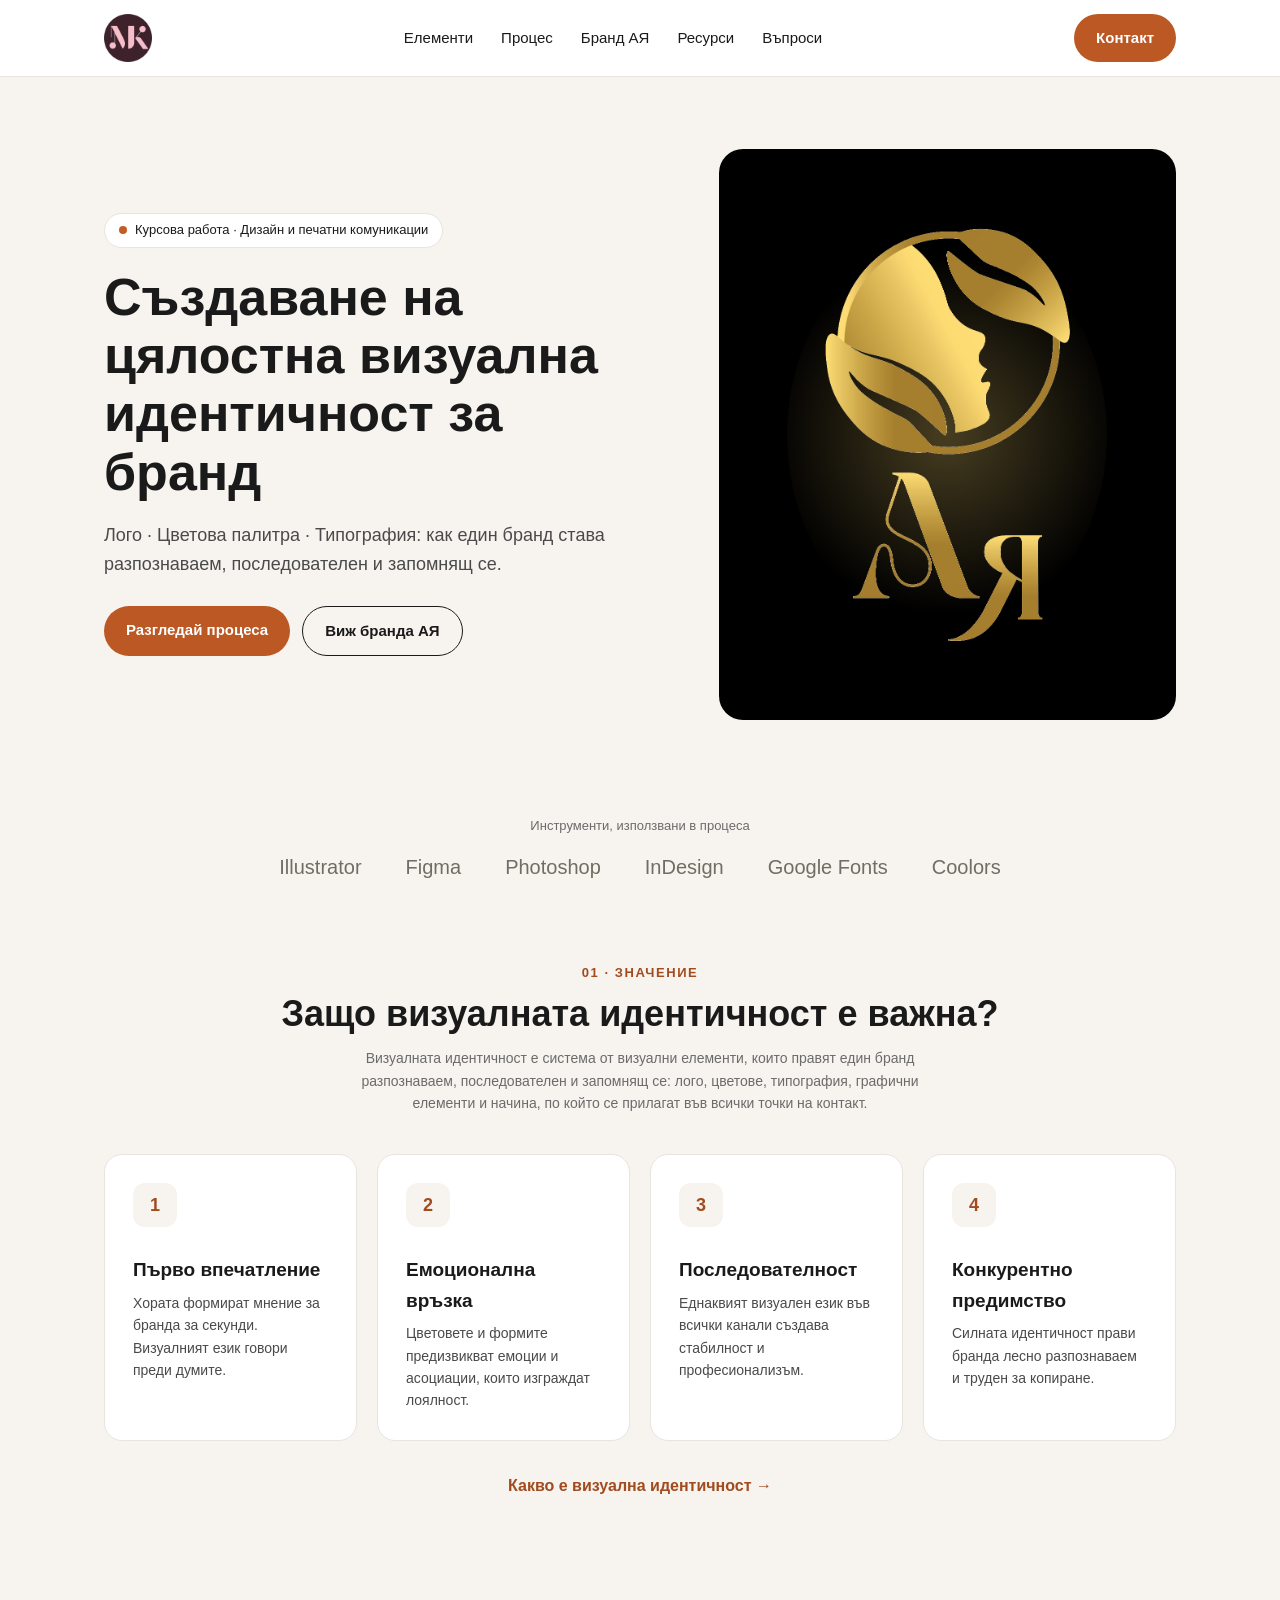
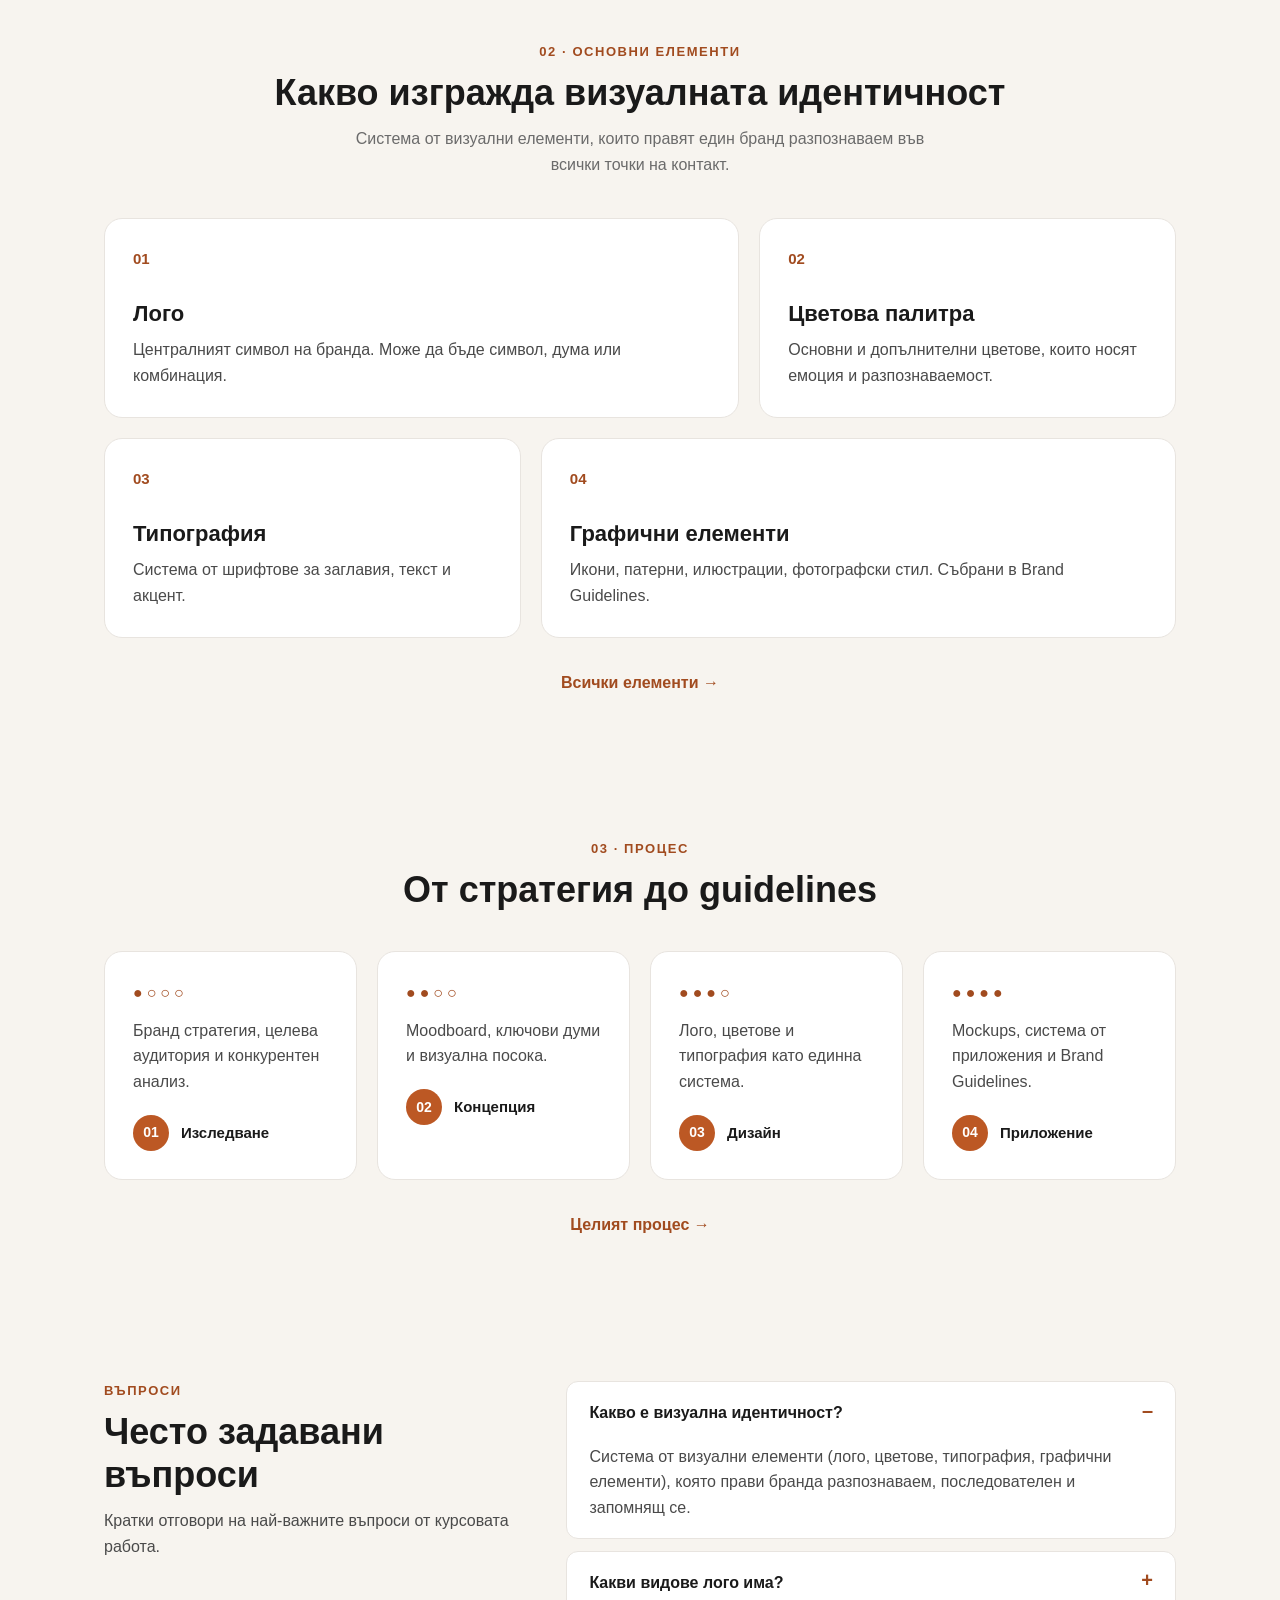
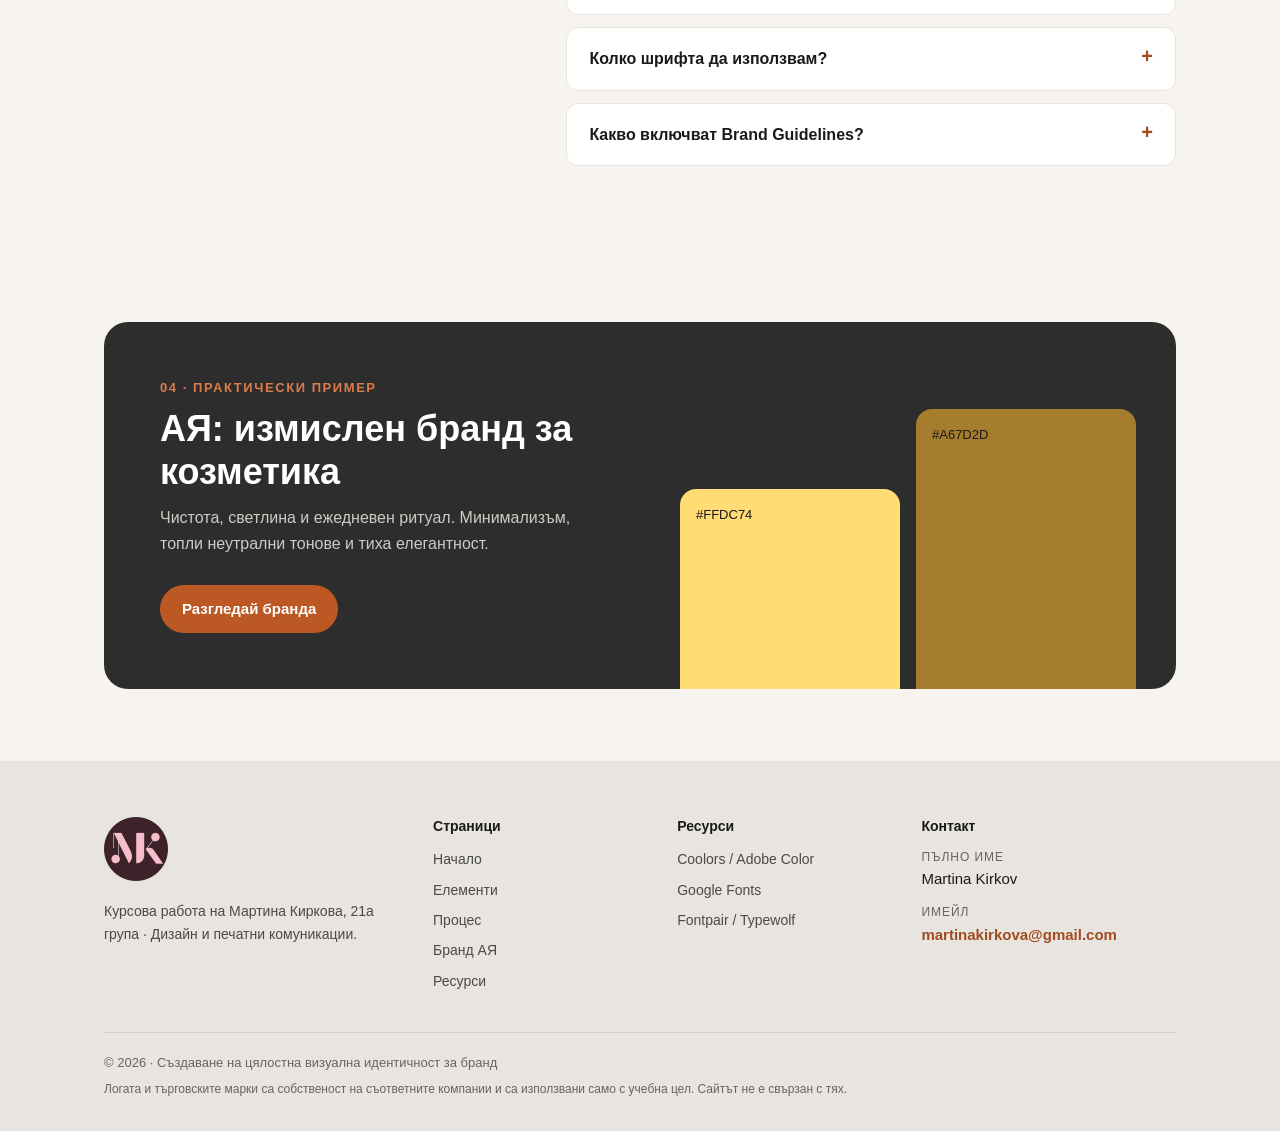
<file: index.html>
<!doctype html>
<html lang="bg">
<head>
<meta charset="utf-8">
<meta name="viewport" content="width=device-width, initial-scale=1">
<title>Визуална идентичност</title>
<meta name="description" content="Курсова работа: създаване на цялостна визуална идентичност за бранд – лого, цветова палитра, типография.">
<link rel="icon" href="favicon.png">
<link rel="stylesheet" href="css/style.css">
<script>document.documentElement.classList.add('js')</script>
</head>
<body>

<!-- NAV BAR -->
<nav><div class="wrap">
  <a href="./" aria-label="Начало"><img src="logo.png" alt="Лого MK" width="1024" height="1024"></a>
  <ul id="menu">
    <li><a href="elements">Елементи</a></li>
    <li><a href="process">Процес</a></li>
    <li><a href="brand">Бранд АЯ</a></li>
    <li><a href="resources">Ресурси</a></li>
    <li><a href="./#faq">Въпроси</a></li>
    <li class="menu-contact"><a href="#contact">Контакт</a></li>
  </ul>
  <a class="btn primary" href="#contact">Контакт</a>
  <button class="menu-btn" type="button" aria-controls="menu" aria-expanded="false" aria-label="Меню">☰</button>
</div></nav>

<!-- 2. HERO -->
<section class="hero"><div class="wrap">
  <div>
    <span class="badge"><i></i>Курсова работа · Дизайн и печатни комуникации</span>
    <h1>Създаване на цялостна визуална идентичност за бранд</h1>
    <p>Лого · Цветова палитра · Типография: как един бранд става разпознаваем, последователен и запомнящ се.</p>
    <div class="actions">
      <a class="btn primary" href="#process">Разгледай процеса</a>
      <a class="btn ghost" href="brand">Виж бранда АЯ</a>
    </div>
  </div>
  <div class="hero-img"><div class="aya"><img src="images/aya-logo.png" alt="Лого на измисления бранд АЯ" width="681" height="1096"></div></div>
</div></section>

<!-- 3. PARTNERS → TOOLS -->
<div class="tools center"><div class="wrap">
  <p>Инструменти, използвани в процеса</p>
  <ul><li>Illustrator</li><li>Figma</li><li>Photoshop</li><li>InDesign</li><li>Google Fonts</li><li>Coolors</li></ul>
</div></div>

<!-- 4. WHY US → WHY IT MATTERS (01) -->
<section class="why center" id="why"><div class="wrap">
  <div class="eyebrow">01 · Значение</div>
  <h2>Защо визуалната идентичност е важна?</h2>
  <p class="lead">Визуалната идентичност е система от визуални елементи, които правят един бранд разпознаваем, последователен и запомнящ се: лого, цветове, типография, графични елементи и начина, по който се прилагат във всички точки на контакт.</p>
  <div class="grid" style="text-align:left">
    <div class="card"><div class="icon">1</div><h3>Първо впечатление</h3><p>Хората формират мнение за бранда за секунди. Визуалният език говори преди думите.</p></div>
    <div class="card"><div class="icon">2</div><h3>Емоционална връзка</h3><p>Цветовете и формите предизвикват емоции и асоциации, които изграждат лоялност.</p></div>
    <div class="card"><div class="icon">3</div><h3>Последователност</h3><p>Еднаквият визуален език във всички канали създава стабилност и професионализъм.</p></div>
    <div class="card"><div class="icon">4</div><h3>Конкурентно предимство</h3><p>Силната идентичност прави бранда лесно разпознаваем и труден за копиране.</p></div>
  </div>
  <a class="more" href="elements#definition">Какво е визуална идентичност →</a>
</div></section>

<!-- 5. FEATURES → ELEMENTS (02) -->
<section class="features center" id="elements"><div class="wrap">
  <div class="eyebrow">02 · Основни елементи</div>
  <h2>Какво изгражда визуалната идентичност</h2>
  <p class="lead">Система от визуални елементи, които правят един бранд разпознаваем във всички точки на контакт.</p>
  <div class="grid" style="text-align:left">
    <div class="card"><div class="num">01</div><h3>Лого</h3><p>Централният символ на бранда. Може да бъде символ, дума или комбинация.</p></div>
    <div class="card"><div class="num">02</div><h3>Цветова палитра</h3><p>Основни и допълнителни цветове, които носят емоция и разпознаваемост.</p></div>
    <div class="card"><div class="num">03</div><h3>Типография</h3><p>Система от шрифтове за заглавия, текст и акцент.</p></div>
    <div class="card"><div class="num">04</div><h3>Графични елементи</h3><p>Икони, патерни, илюстрации, фотографски стил. Събрани в Brand Guidelines.</p></div>
  </div>
  <a class="more" href="elements">Всички елементи →</a>
</div></section>

<!-- 6. REVIEWS → PROCESS -->
<section class="principles center" id="process">
  <div class="eyebrow">03 · Процес</div>
  <h2>От стратегия до guidelines</h2>
  <div class="track" style="text-align:left">
    <div class="card"><div class="stars">●○○○</div><p>Бранд стратегия, целева аудитория и конкурентен анализ.</p><div class="who"><span>01</span><b>Изследване</b></div></div>
    <div class="card"><div class="stars">●●○○</div><p>Moodboard, ключови думи и визуална посока.</p><div class="who"><span>02</span><b>Концепция</b></div></div>
    <div class="card"><div class="stars">●●●○</div><p>Лого, цветове и типография като единна система.</p><div class="who"><span>03</span><b>Дизайн</b></div></div>
    <div class="card"><div class="stars">●●●●</div><p>Mockups, система от приложения и Brand Guidelines.</p><div class="who"><span>04</span><b>Приложение</b></div></div>
  </div>
  <a class="more" href="process">Целият процес →</a>
</section>

<!-- 7. FAQ -->
<section class="faq" id="faq"><div class="wrap">
  <div>
    <div class="eyebrow">Въпроси</div>
    <h2>Често задавани въпроси</h2>
    <p>Кратки отговори на най-важните въпроси от курсовата работа.</p>
  </div>
  <div>
    <details open><summary>Какво е визуална идентичност?</summary><p>Система от визуални елементи (лого, цветове, типография, графични елементи), която прави бранда разпознаваем, последователен и запомнящ се.</p></details>
    <details><summary>Какви видове лого има?</summary><p>Wordmark, Lettermark, Pictorial, Abstract, Mascot и Combination. Комбинацията от символ и текст е най-често използваният тип.</p></details>
    <details><summary>Колко шрифта да използвам?</summary><p>Обикновено 2 шрифта са достатъчни: един за заглавия и един за текст. Максимум 3.</p></details>
    <details><summary>Какво включват Brand Guidelines?</summary><p>Употреба на логото, цветове (RGB, CMYK), типография, иконография, фотография и примери за правилни и неправилни приложения.</p></details>
  </div>
</div></section>

<!-- 8. CTA → BRAND AURIA -->
<section id="brand" style="padding-bottom:0"><div class="wrap">
  <div class="cta-box">
    <div class="txt">
      <div class="eyebrow">04 · Практически пример</div>
      <h2>АЯ: измислен бранд за козметика</h2>
      <p>Чистота, светлина и ежедневен ритуал. Минимализъм, топли неутрални тонове и тиха елегантност.</p>
      <a class="btn primary" href="brand">Разгледай бранда</a>
    </div>
    <div class="swatches">
      <div class="sw a"><span>#FFDC74</span></div>
      <div class="sw b"><span>#A67D2D</span></div>
    </div>
  </div>
</div></section>

<!-- FOOTER -->
<footer id="contact"><div class="wrap">
  <div>
    <a href="./"><img src="logo.png" alt="Лого MK" width="1024" height="1024"></a>
    <p style="font-size:14px">Курсова работа на Мартина Киркова, 21а група · Дизайн и печатни комуникации.</p>
  </div>
  <div><h2>Страници</h2><ul>
    <li><a href="./">Начало</a></li>
    <li><a href="elements">Елементи</a></li>
    <li><a href="process">Процес</a></li>
    <li><a href="brand">Бранд АЯ</a></li>
    <li><a href="resources">Ресурси</a></li>
  </ul></div>
  <div><h2>Ресурси</h2><ul>
    <li><a href="https://coolors.co" target="_blank" rel="noopener">Coolors</a> / <a href="https://color.adobe.com" target="_blank" rel="noopener">Adobe Color</a></li>
    <li><a href="https://fonts.google.com" target="_blank" rel="noopener">Google Fonts</a></li>
    <li><a href="https://fontpair.co" target="_blank" rel="noopener">Fontpair</a> / <a href="https://www.typewolf.com" target="_blank" rel="noopener">Typewolf</a></li>
  </ul></div>
  <div><h2>Контакт</h2>
    <dl class="contact">
      <dt>Пълно име</dt><dd>Martina Kirkov</dd>
      <dt>Имейл</dt><dd><a href="mailto:martinakirkova@gmail.com">martinakirkova@gmail.com</a></dd>
    </dl>
  </div>
  <div class="copy">© 2026 · Създаване на цялостна визуална идентичност за бранд<p class="disclaimer">Логата и търговските марки са собственост на съответните компании и са използвани само с учебна цел. Сайтът не е свързан с тях.</p></div>
</div></footer>

<script src="js/main.js" defer></script>
</body>
</html>
</file>
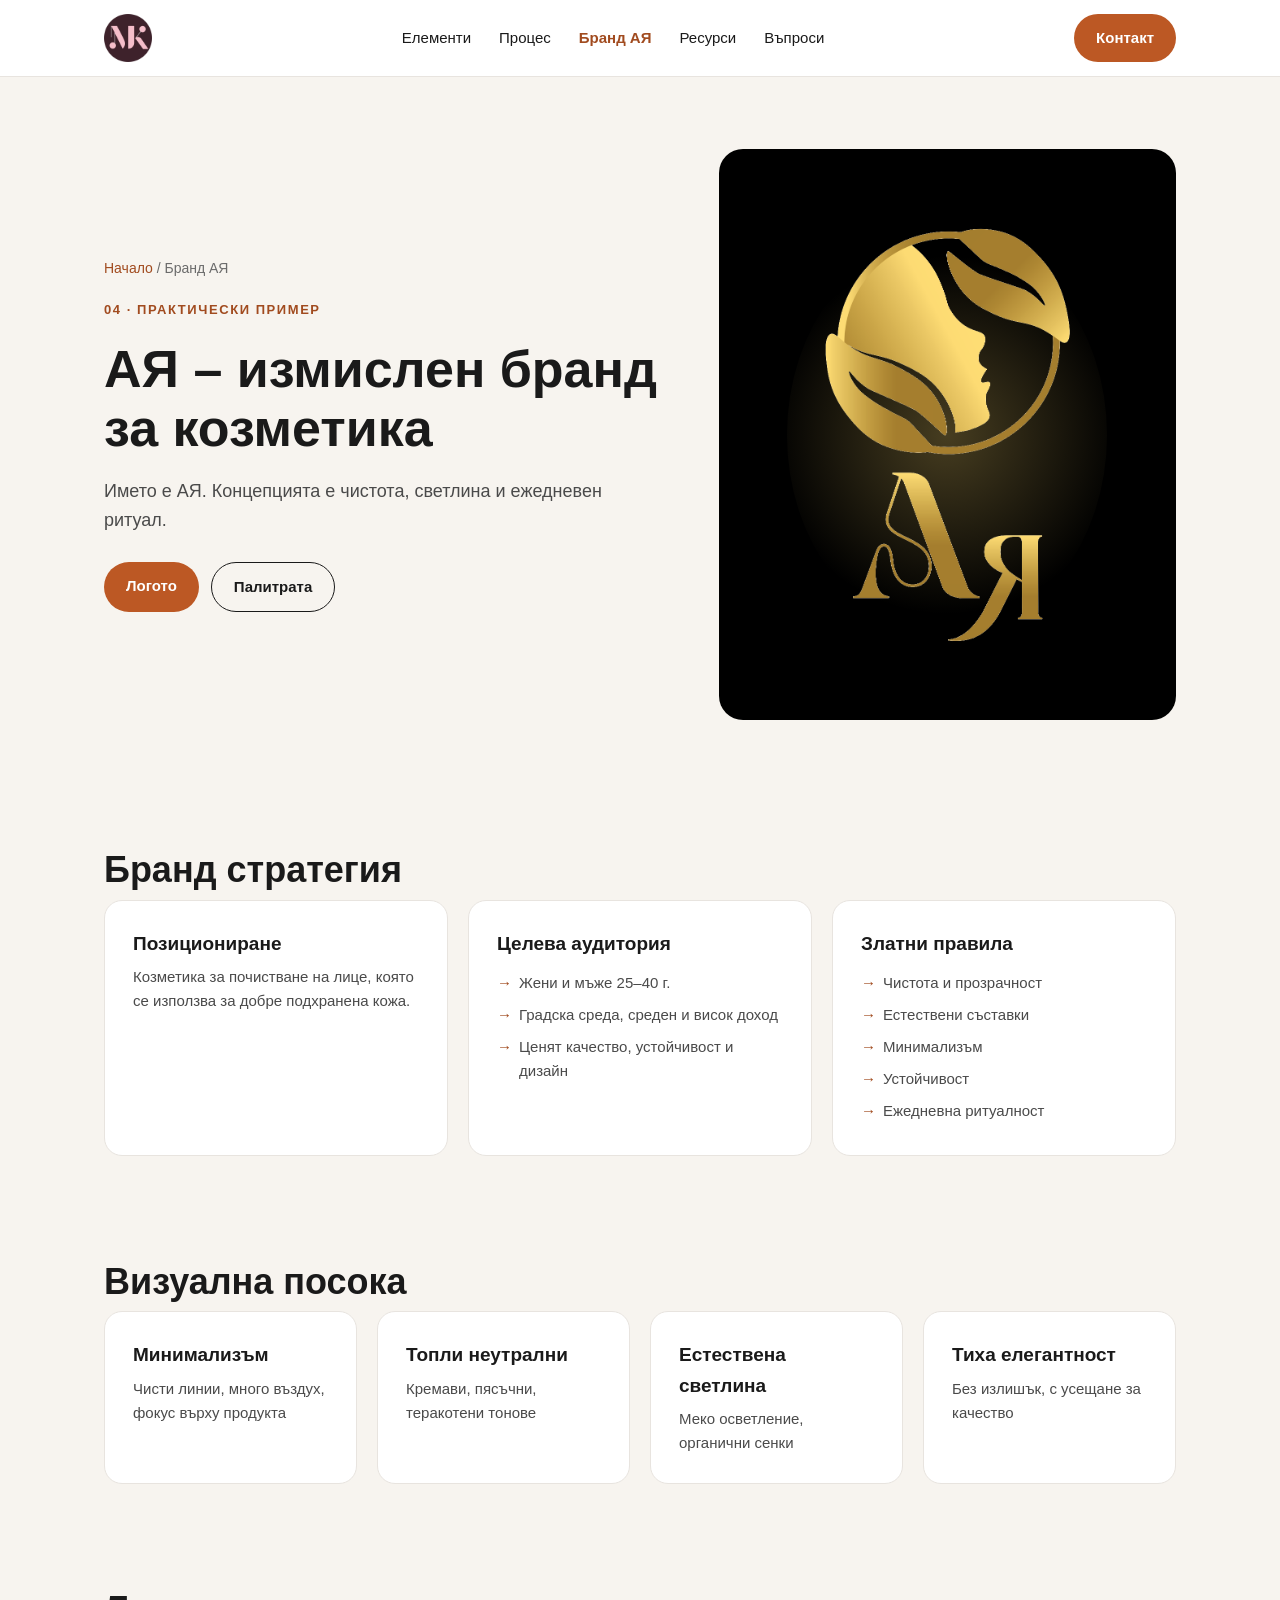
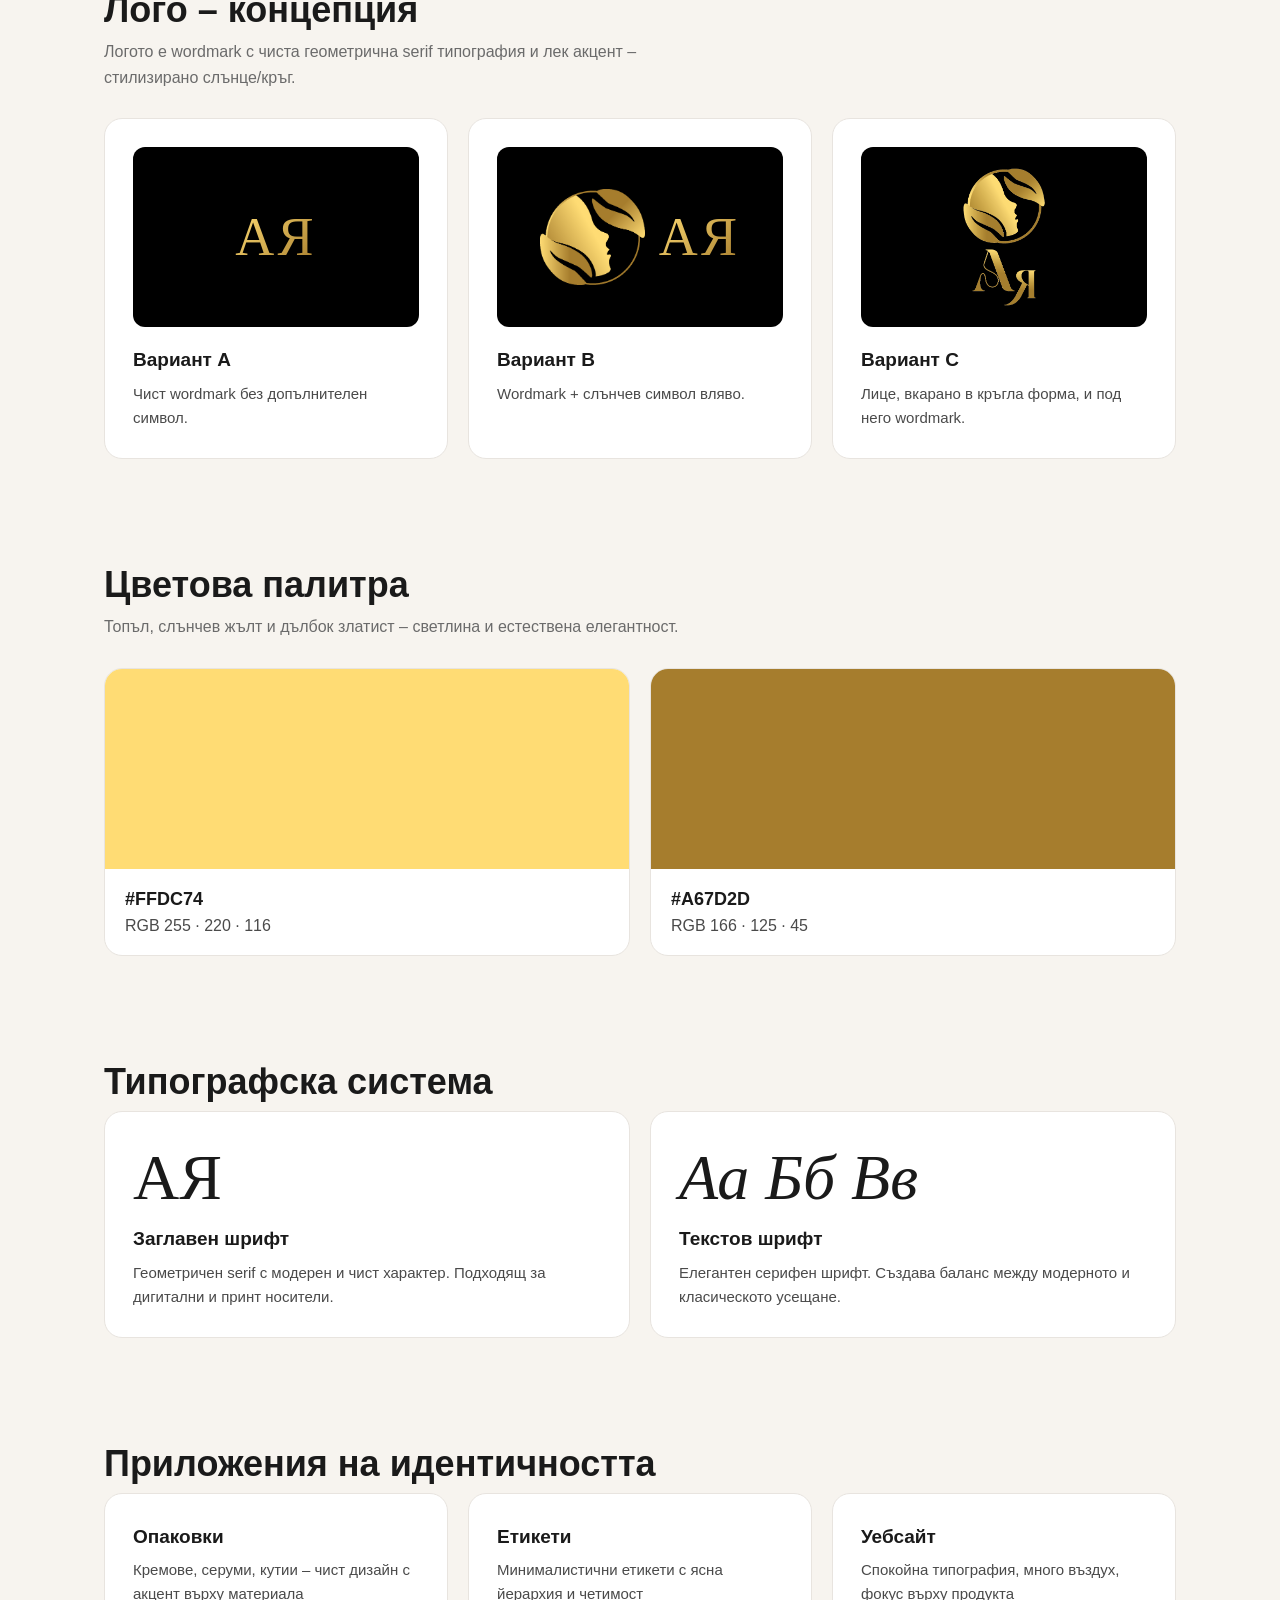
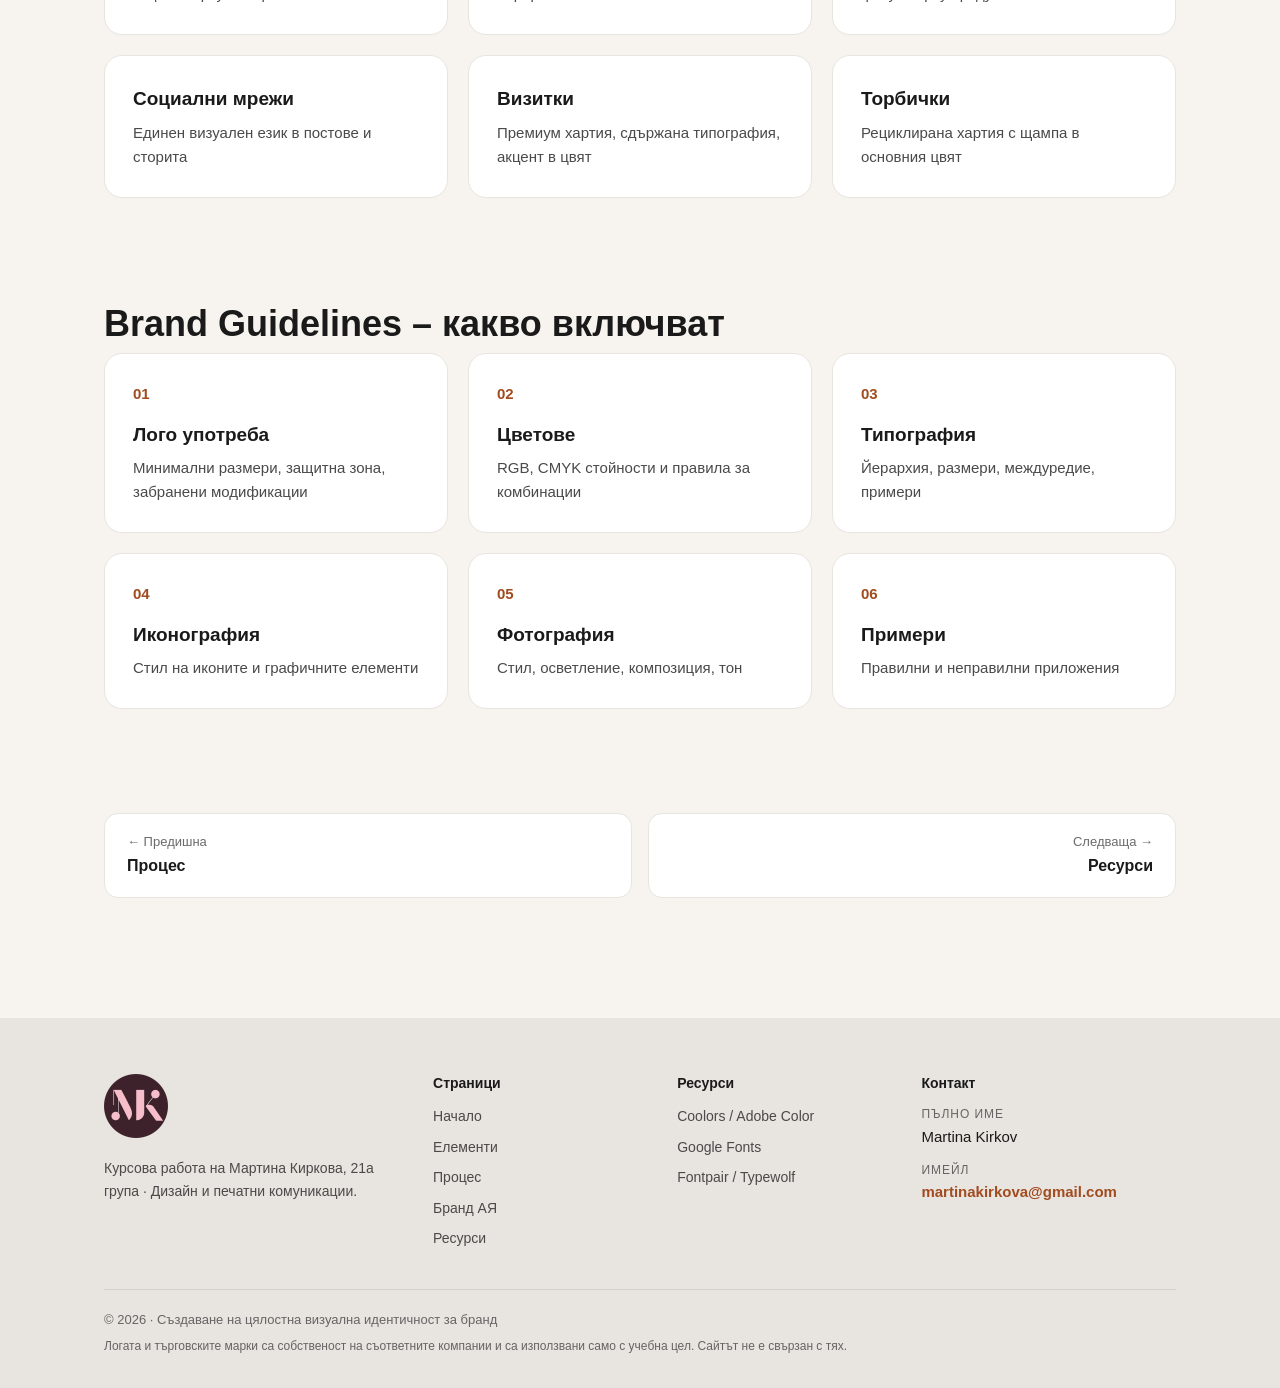
<file: brand.html>
<!doctype html>
<html lang="bg">
<head>
<meta charset="utf-8">
<meta name="viewport" content="width=device-width, initial-scale=1">
<title>Бранд АЯ · Визуална идентичност</title>
<meta name="description" content="АЯ – измислен бранд за козметика: стратегия, лого, цветова палитра, типография и приложения.">
<link rel="icon" href="favicon.png">
<link rel="stylesheet" href="css/style.css">
<script>document.documentElement.classList.add('js')</script>
</head>
<body>

<!-- NAV BAR -->
<nav><div class="wrap">
  <a href="./" aria-label="Начало"><img src="logo.png" alt="Лого MK" width="1024" height="1024"></a>
  <ul id="menu">
    <li><a href="elements">Елементи</a></li>
    <li><a href="process">Процес</a></li>
    <li><a href="brand" aria-current="page">Бранд АЯ</a></li>
    <li><a href="resources">Ресурси</a></li>
    <li><a href="./#faq">Въпроси</a></li>
    <li class="menu-contact"><a href="#contact">Контакт</a></li>
  </ul>
  <a class="btn primary" href="#contact">Контакт</a>
  <button class="menu-btn" type="button" aria-controls="menu" aria-expanded="false" aria-label="Меню">☰</button>
</div></nav>

<section class="hero"><div class="wrap">
  <div>
    <div class="crumbs"><a href="./">Начало</a> / Бранд АЯ</div>
    <div class="eyebrow">04 · Практически пример</div>
    <h1>АЯ – измислен бранд за козметика</h1>
    <p>Името е АЯ. Концепцията е чистота, светлина и ежедневен ритуал.</p>
    <div class="actions">
      <a class="btn primary" href="#logo">Логото</a>
      <a class="btn ghost" href="#palette">Палитрата</a>
    </div>
  </div>
  <div class="hero-img"><div class="aya"><img src="images/aya-logo.png" alt="Логото на бранда АЯ" width="681" height="1096"></div></div>
</div></section>

<section class="block "><div class="wrap">
  <h2>Бранд стратегия</h2>
  <div class="grid-3">
    <div class="card"><h3>Позициониране</h3><p>Козметика за почистване на лице, която се използва за добре подхранена кожа.</p></div>
    <div class="card"><h3>Целева аудитория</h3><ul><li>Жени и мъже 25–40 г.</li><li>Градска среда, среден и висок доход</li><li>Ценят качество, устойчивост и дизайн</li></ul></div>
    <div class="card"><h3>Златни правила</h3><ul><li>Чистота и прозрачност</li><li>Естествени съставки</li><li>Минимализъм</li><li>Устойчивост</li><li>Ежедневна ритуалност</li></ul></div>
  </div>
</div></section>

<section class="block "><div class="wrap">
  <h2>Визуална посока</h2>
  <div class="grid-4">
    <div class="card"><h3>Минимализъм</h3><p>Чисти линии, много въздух, фокус върху продукта</p></div>
    <div class="card"><h3>Топли неутрални</h3><p>Кремави, пясъчни, теракотени тонове</p></div>
    <div class="card"><h3>Естествена светлина</h3><p>Меко осветление, органични сенки</p></div>
    <div class="card"><h3>Тиха елегантност</h3><p>Без излишък, с усещане за качество</p></div>
  </div>
</div></section>

<section class="block" id="logo"><div class="wrap">
  <h2>Лого – концепция</h2>
  <p class="lead">Логото е wordmark с чиста геометрична serif типография и лек акцент – стилизирано слънце/кръг.</p>
  <div class="grid-3">
    <div class="card variant"><div class="mark"><span class="word">АЯ</span></div><h3>Вариант A</h3><p>Чист wordmark без допълнителен символ.</p></div>
    <div class="card variant"><div class="mark"><img src="images/aya-symbol-transparent.png" alt="" width="601" height="550"><span class="word">АЯ</span></div><h3>Вариант B</h3><p>Wordmark + слънчев символ вляво.</p></div>
    <div class="card variant"><div class="mark stack"><img src="images/aya-logo.png" alt="Вариант C на логото АЯ" width="681" height="1096"></div><h3>Вариант C</h3><p>Лице, вкарано в кръгла форма, и под него wordmark.</p></div>
  </div>
</div></section>

<section class="block" id="palette"><div class="wrap">
  <h2>Цветова палитра</h2>
  <p class="lead">Топъл, слънчев жълт и дълбок златист – светлина и естествена елегантност.</p>
  <div class="palette">
    <div class="chip"><div class="fill" style="background:#FFDC74"></div><div class="meta"><b>#FFDC74</b><br>RGB 255 · 220 · 116</div></div>
    <div class="chip"><div class="fill" style="background:#A67D2D"></div><div class="meta"><b>#A67D2D</b><br>RGB 166 · 125 · 45</div></div>
  </div>
</div></section>

<section class="block "><div class="wrap">
  <h2>Типографска система</h2>
  <div class="grid-2">
    <div class="card"><div class="type-sample serif">АЯ</div><h3>Заглавен шрифт</h3><p>Геометричен serif с модерен и чист характер. Подходящ за дигитални и принт носители.</p></div>
    <div class="card"><div class="type-sample serif" style="font-style:italic">Аа Бб Вв</div><h3>Текстов шрифт</h3><p>Елегантен серифен шрифт. Създава баланс между модерното и класическото усещане.</p></div>
  </div>
</div></section>

<section class="block "><div class="wrap">
  <h2>Приложения на идентичността</h2>
  <div class="grid-3">
    <div class="card"><h3>Опаковки</h3><p>Кремове, серуми, кутии – чист дизайн с акцент върху материала</p></div>
    <div class="card"><h3>Етикети</h3><p>Минималистични етикети с ясна йерархия и четимост</p></div>
    <div class="card"><h3>Уебсайт</h3><p>Спокойна типография, много въздух, фокус върху продукта</p></div>
    <div class="card"><h3>Социални мрежи</h3><p>Единен визуален език в постове и сторита</p></div>
    <div class="card"><h3>Визитки</h3><p>Премиум хартия, сдържана типография, акцент в цвят</p></div>
    <div class="card"><h3>Торбички</h3><p>Рециклирана хартия с щампа в основния цвят</p></div>
  </div>
</div></section>

<section class="block "><div class="wrap">
  <h2>Brand Guidelines – какво включват</h2>
  <div class="grid-3">
    <div class="card"><span class="num">01</span><h3>Лого употреба</h3><p>Минимални размери, защитна зона, забранени модификации</p></div>
    <div class="card"><span class="num">02</span><h3>Цветове</h3><p>RGB, CMYK стойности и правила за комбинации</p></div>
    <div class="card"><span class="num">03</span><h3>Типография</h3><p>Йерархия, размери, междуредие, примери</p></div>
    <div class="card"><span class="num">04</span><h3>Иконография</h3><p>Стил на иконите и графичните елементи</p></div>
    <div class="card"><span class="num">05</span><h3>Фотография</h3><p>Стил, осветление, композиция, тон</p></div>
    <div class="card"><span class="num">06</span><h3>Примери</h3><p>Правилни и неправилни приложения</p></div>
  </div>
</div></section>

<section class="block"><div class="wrap">
  <div class="next">
    <a href="process"><small>← Предишна</small><b>Процес</b></a>
    <a href="resources"><small>Следваща →</small><b>Ресурси</b></a>
  </div>
</div></section>

<!-- FOOTER -->
<footer id="contact"><div class="wrap">
  <div>
    <a href="./"><img src="logo.png" alt="Лого MK" width="1024" height="1024"></a>
    <p style="font-size:14px">Курсова работа на Мартина Киркова, 21а група · Дизайн и печатни комуникации.</p>
  </div>
  <div><h2>Страници</h2><ul>
    <li><a href="./">Начало</a></li>
    <li><a href="elements">Елементи</a></li>
    <li><a href="process">Процес</a></li>
    <li><a href="brand">Бранд АЯ</a></li>
    <li><a href="resources">Ресурси</a></li>
  </ul></div>
  <div><h2>Ресурси</h2><ul>
    <li><a href="https://coolors.co" target="_blank" rel="noopener">Coolors</a> / <a href="https://color.adobe.com" target="_blank" rel="noopener">Adobe Color</a></li>
    <li><a href="https://fonts.google.com" target="_blank" rel="noopener">Google Fonts</a></li>
    <li><a href="https://fontpair.co" target="_blank" rel="noopener">Fontpair</a> / <a href="https://www.typewolf.com" target="_blank" rel="noopener">Typewolf</a></li>
  </ul></div>
  <div><h2>Контакт</h2>
    <dl class="contact">
      <dt>Пълно име</dt><dd>Martina Kirkov</dd>
      <dt>Имейл</dt><dd><a href="mailto:martinakirkova@gmail.com">martinakirkova@gmail.com</a></dd>
    </dl>
  </div>
  <div class="copy">© 2026 · Създаване на цялостна визуална идентичност за бранд<p class="disclaimer">Логата и търговските марки са собственост на съответните компании и са използвани само с учебна цел. Сайтът не е свързан с тях.</p></div>
</div></footer>

<script src="js/main.js" defer></script>
</body>
</html>
</file>
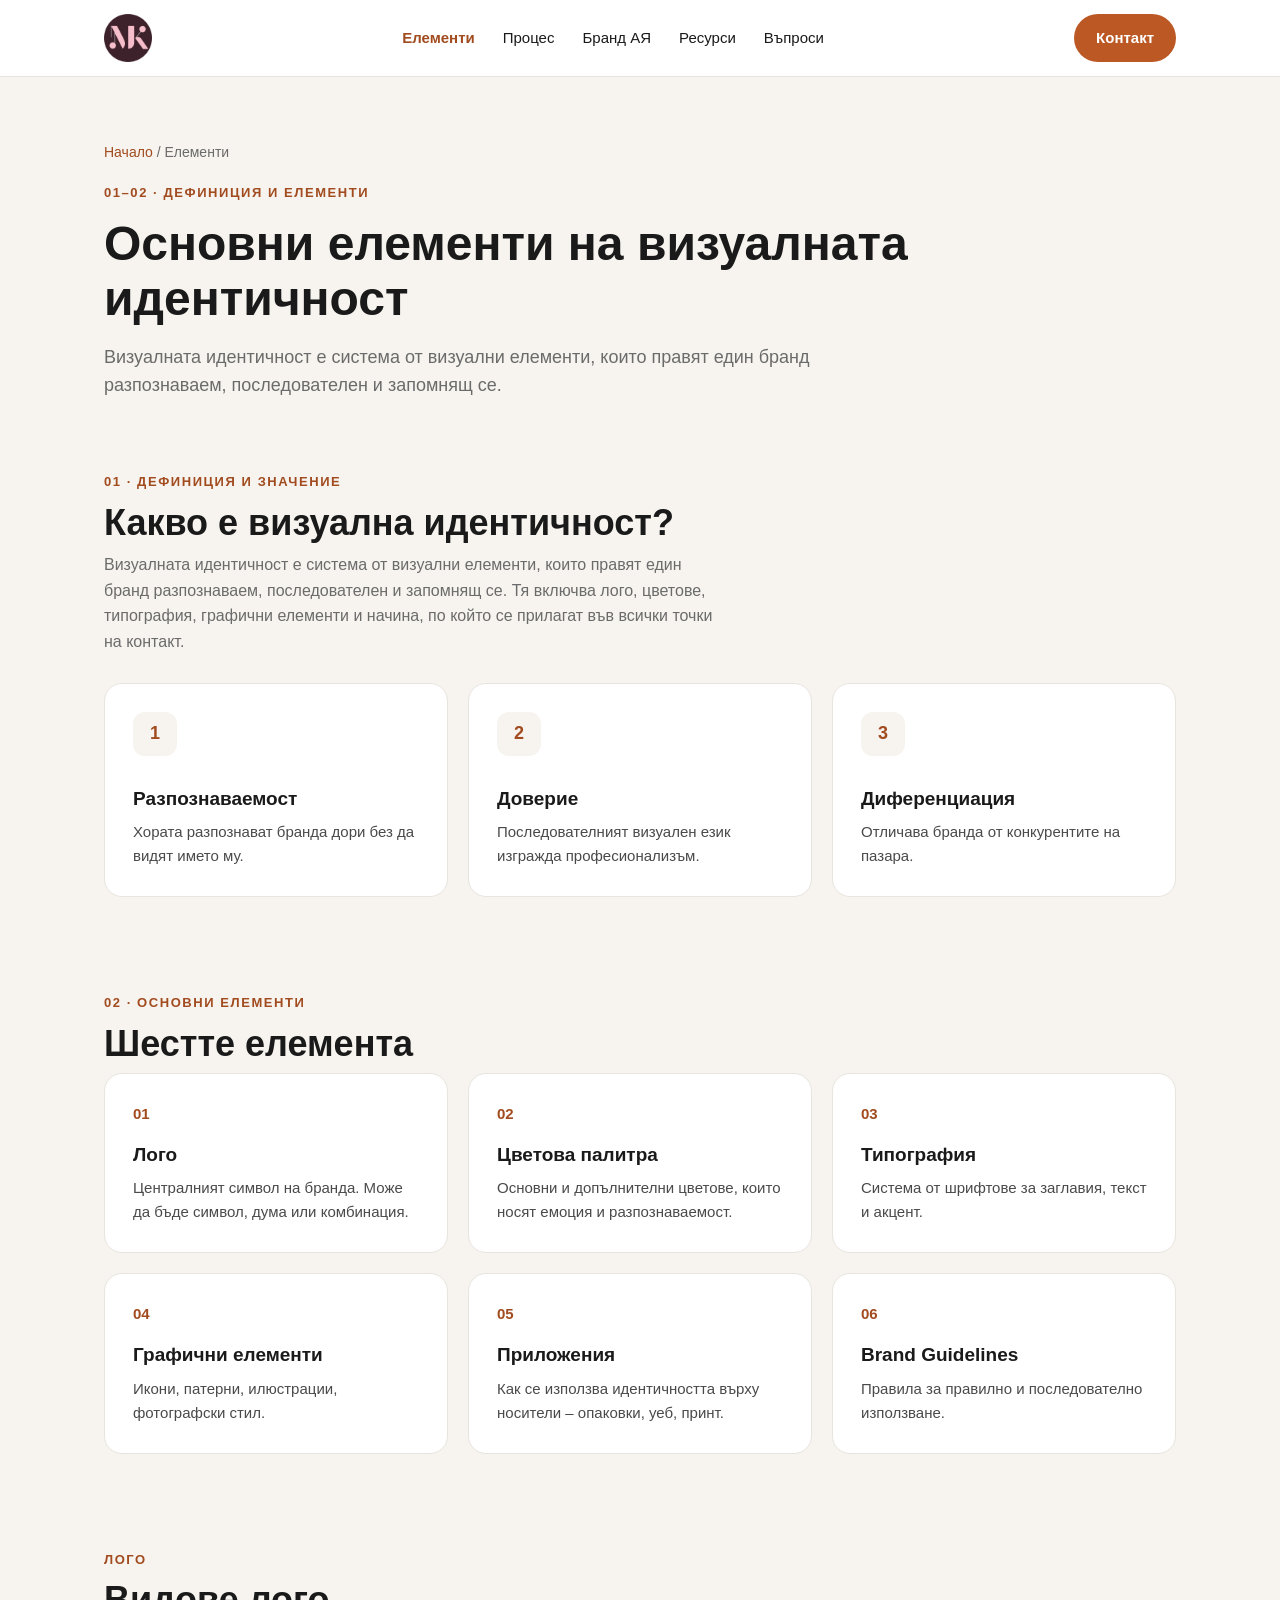
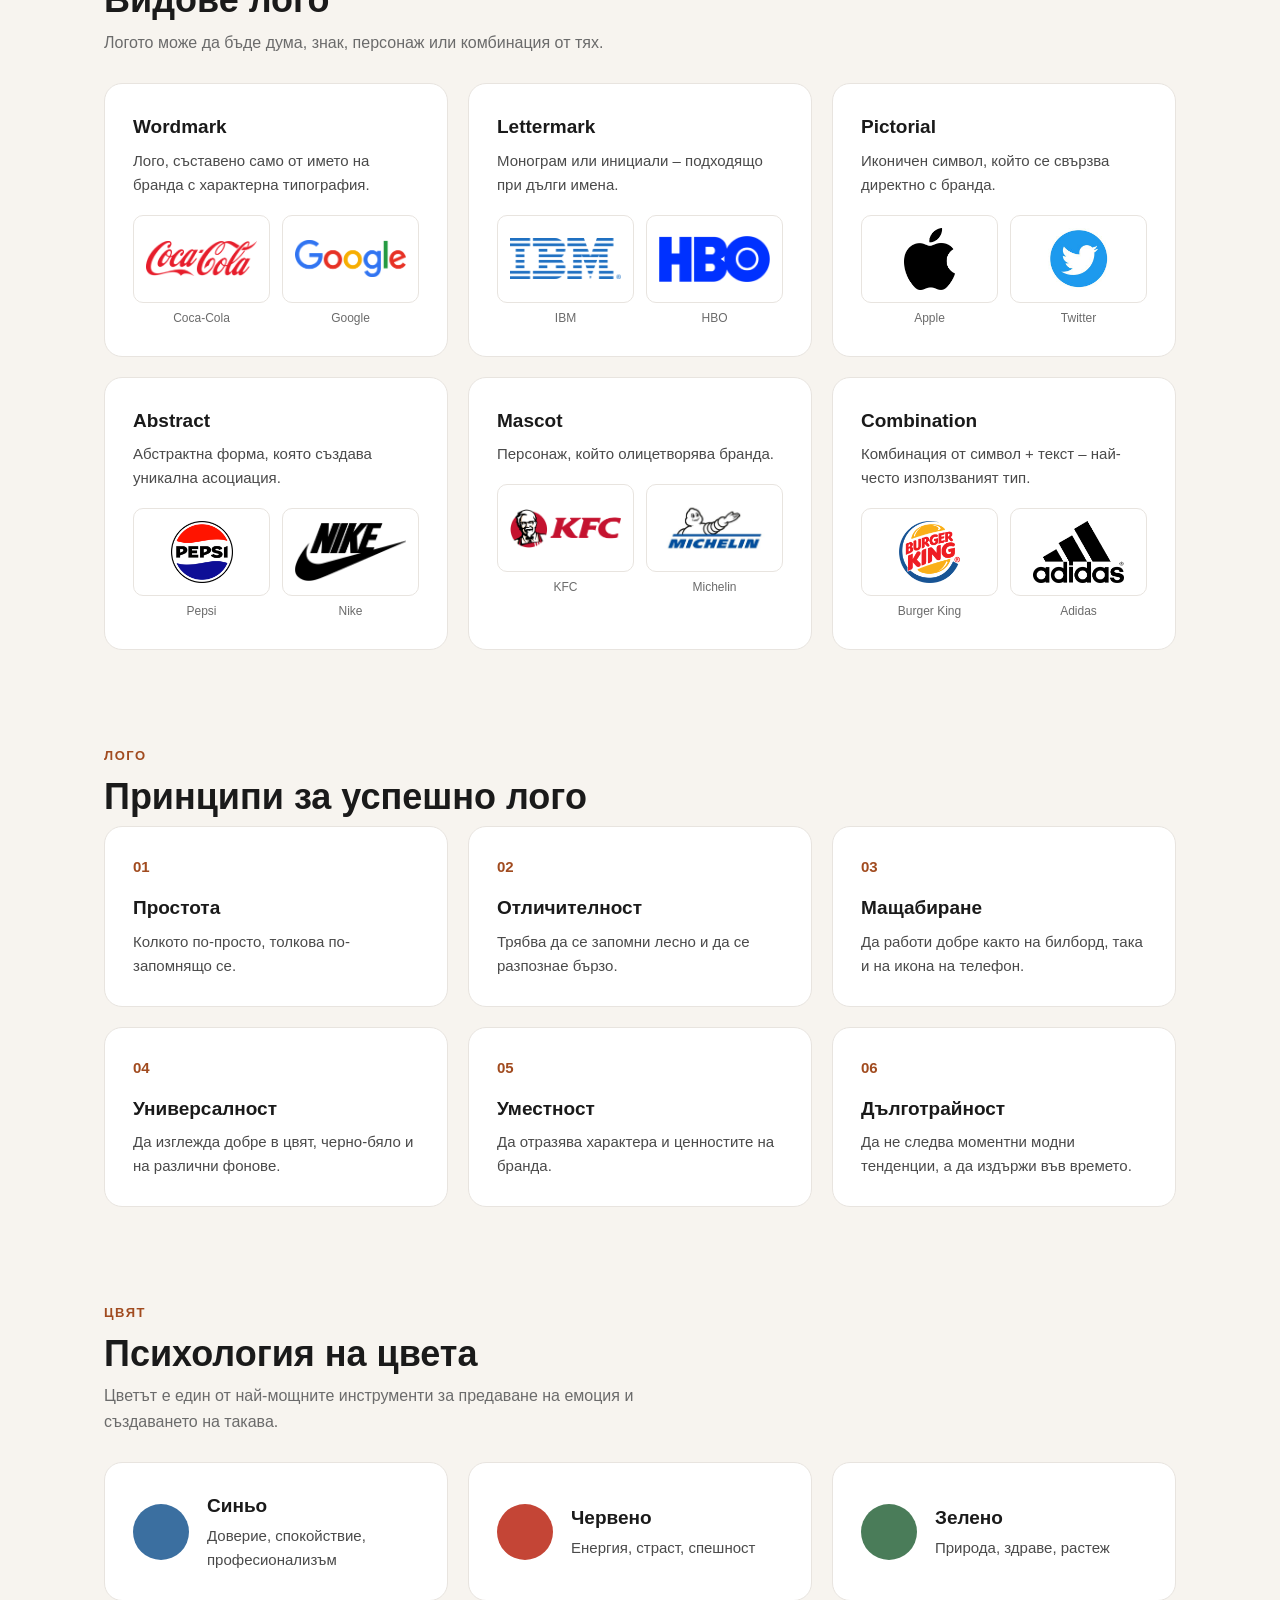
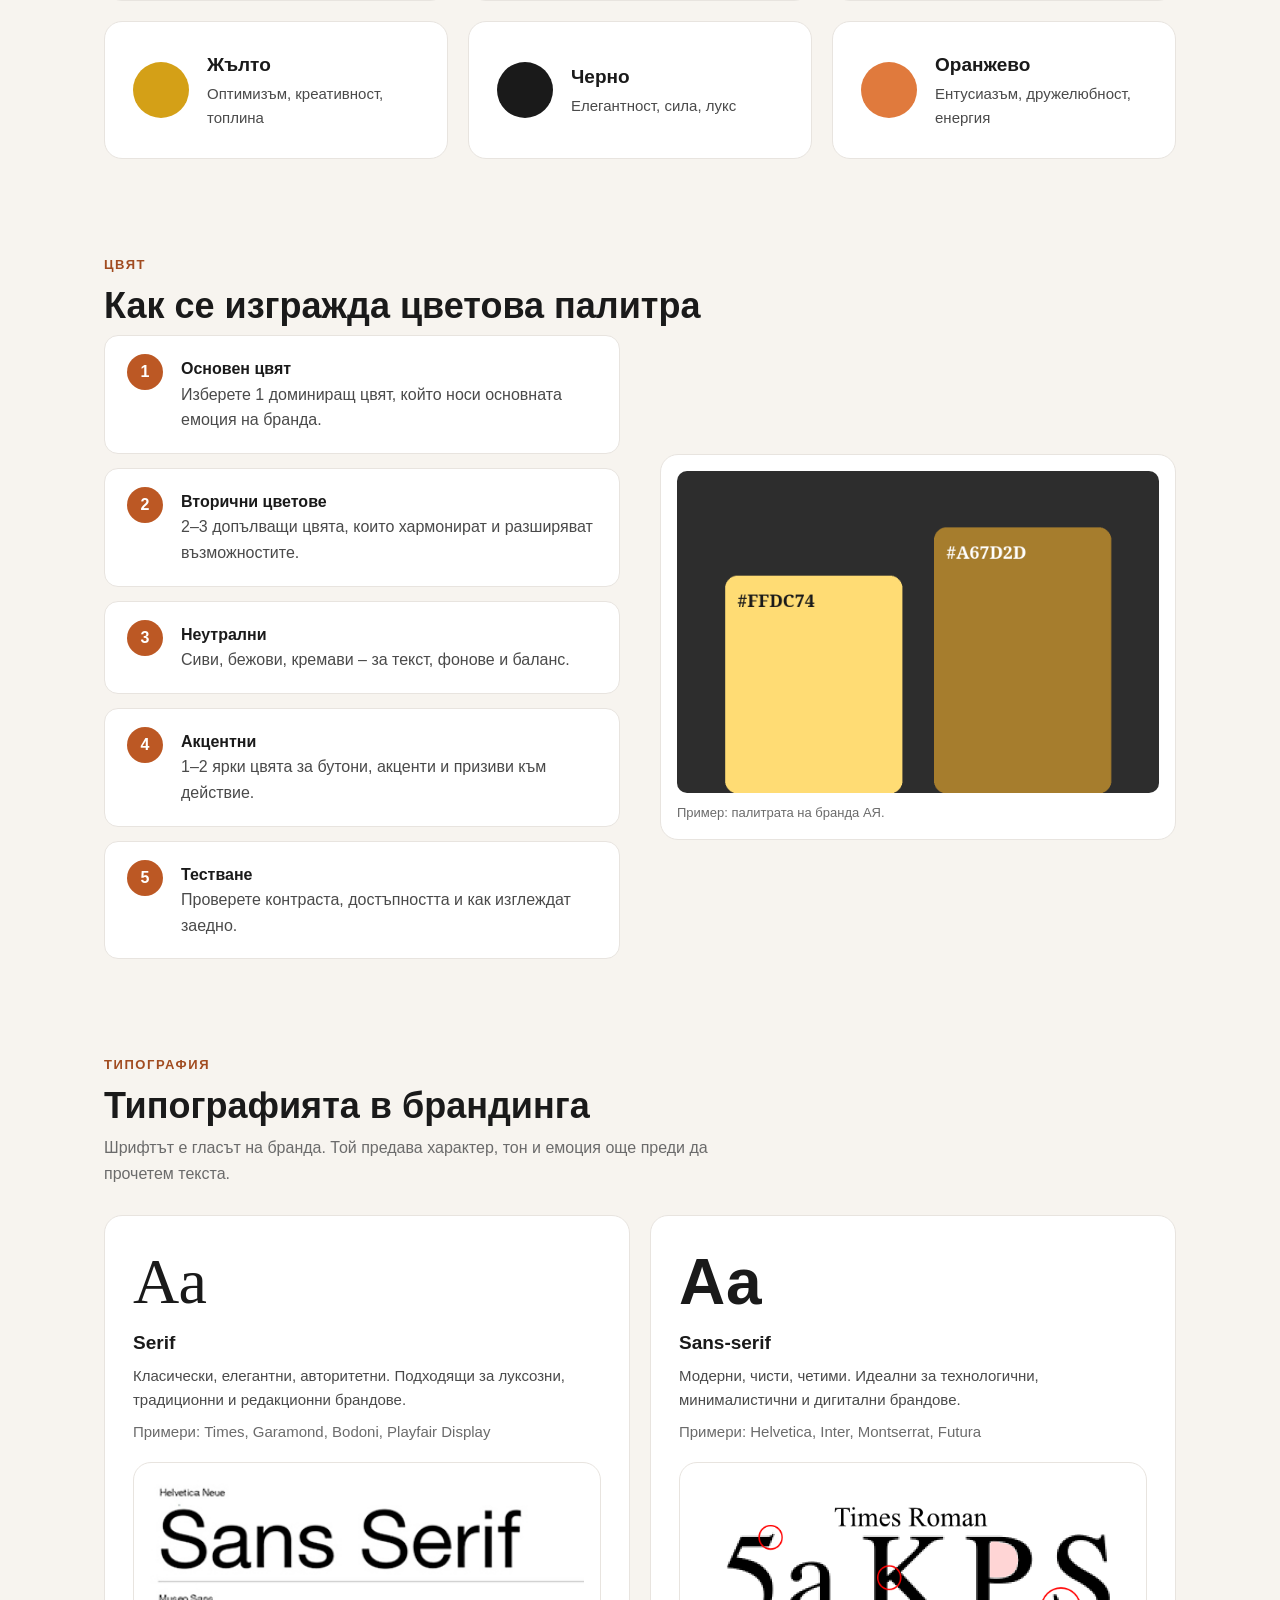
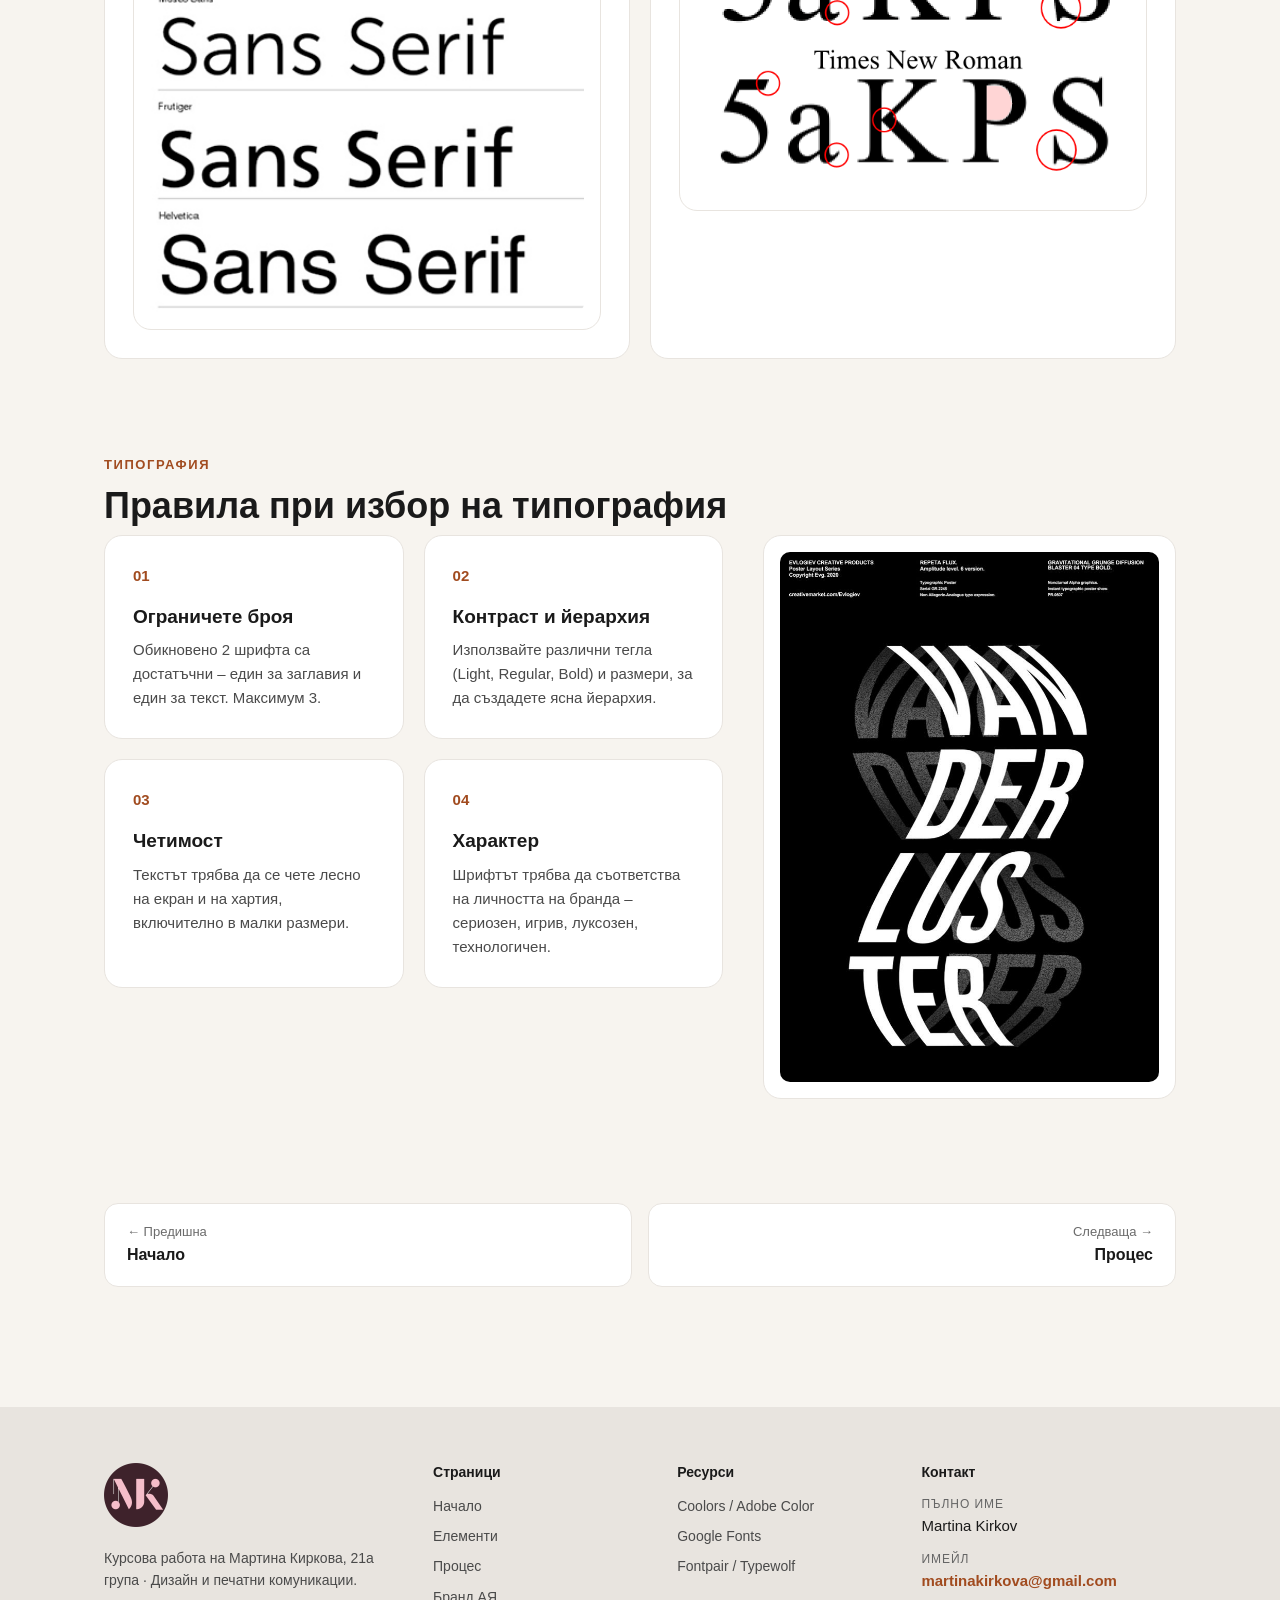
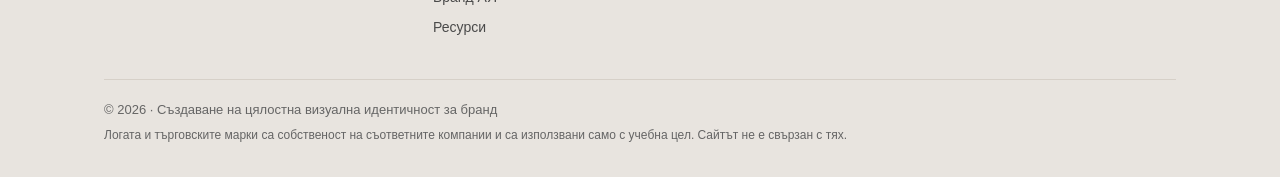
<file: elements.html>
<!doctype html>
<html lang="bg">
<head>
<meta charset="utf-8">
<meta name="viewport" content="width=device-width, initial-scale=1">
<title>Основни елементи · Визуална идентичност</title>
<meta name="description" content="Лого, цветова палитра, типография и графични елементи – основните елементи на визуалната идентичност.">
<link rel="icon" href="favicon.png">
<link rel="stylesheet" href="css/style.css">
<script>document.documentElement.classList.add('js')</script>
</head>
<body>

<!-- NAV BAR -->
<nav><div class="wrap">
  <a href="./" aria-label="Начало"><img src="logo.png" alt="Лого MK" width="1024" height="1024"></a>
  <ul id="menu">
    <li><a href="elements" aria-current="page">Елементи</a></li>
    <li><a href="process">Процес</a></li>
    <li><a href="brand">Бранд АЯ</a></li>
    <li><a href="resources">Ресурси</a></li>
    <li><a href="./#faq">Въпроси</a></li>
    <li class="menu-contact"><a href="#contact">Контакт</a></li>
  </ul>
  <a class="btn primary" href="#contact">Контакт</a>
  <button class="menu-btn" type="button" aria-controls="menu" aria-expanded="false" aria-label="Меню">☰</button>
</div></nav>

<header class="page-hero"><div class="wrap">
  <div class="crumbs"><a href="./">Начало</a> / Елементи</div>
  <div class="eyebrow">01–02 · Дефиниция и елементи</div>
  <h1>Основни елементи на визуалната идентичност</h1>
  <p class="lead">Визуалната идентичност е система от визуални елементи, които правят един бранд разпознаваем, последователен и запомнящ се.</p>
</div></header>

<section class="block" id="definition"><div class="wrap">
  <div class="eyebrow">01 · Дефиниция и значение</div>
  <h2>Какво е визуална идентичност?</h2>
  <p class="lead">Визуалната идентичност е система от визуални елементи, които правят един бранд разпознаваем, последователен и запомнящ се. Тя включва лого, цветове, типография, графични елементи и начина, по който се прилагат във всички точки на контакт.</p>
  <div class="grid-3">
    <div class="card"><div class="icon">1</div><h3>Разпознаваемост</h3><p>Хората разпознават бранда дори без да видят името му.</p></div>
    <div class="card"><div class="icon">2</div><h3>Доверие</h3><p>Последователният визуален език изгражда професионализъм.</p></div>
    <div class="card"><div class="icon">3</div><h3>Диференциация</h3><p>Отличава бранда от конкурентите на пазара.</p></div>
  </div>
</div></section>

<section class="block "><div class="wrap">
  <div class="eyebrow">02 · Основни елементи</div>
  <h2>Шестте елемента</h2>
  <div class="grid-3">
    <div class="card"><span class="num">01</span><h3>Лого</h3><p>Централният символ на бранда. Може да бъде символ, дума или комбинация.</p></div>
    <div class="card"><span class="num">02</span><h3>Цветова палитра</h3><p>Основни и допълнителни цветове, които носят емоция и разпознаваемост.</p></div>
    <div class="card"><span class="num">03</span><h3>Типография</h3><p>Система от шрифтове за заглавия, текст и акцент.</p></div>
    <div class="card"><span class="num">04</span><h3>Графични елементи</h3><p>Икони, патерни, илюстрации, фотографски стил.</p></div>
    <div class="card"><span class="num">05</span><h3>Приложения</h3><p>Как се използва идентичността върху носители – опаковки, уеб, принт.</p></div>
    <div class="card"><span class="num">06</span><h3>Brand Guidelines</h3><p>Правила за правилно и последователно използване.</p></div>
  </div>
</div></section>

<section class="block "><div class="wrap">
  <div class="eyebrow">Лого</div>
  <h2>Видове лого</h2>
  <p class="lead">Логото може да бъде дума, знак, персонаж или комбинация от тях.</p>
  <div class="grid-3">
    <div class="card"><h3>Wordmark</h3><p>Лого, съставено само от името на бранда с характерна типография.</p>
      <div class="logo-ex"><figure><img src="images/logos/wordmark-coca-cola.png" alt="Лого на Coca-Cola" loading="lazy" width="480" height="151"><figcaption>Coca-Cola</figcaption></figure><figure><img src="images/logos/wordmark-google.png" alt="Лого на Google" loading="lazy" width="480" height="157"><figcaption>Google</figcaption></figure></div></div>
    <div class="card"><h3>Lettermark</h3><p>Монограм или инициали – подходящо при дълги имена.</p>
      <div class="logo-ex"><figure><img src="images/logos/lettermark-ibm.png" alt="Лого на IBM" loading="lazy" width="480" height="179"><figcaption>IBM</figcaption></figure><figure><img src="images/logos/lettermark-hbo.png" alt="Лого на HBO" loading="lazy" width="480" height="199"><figcaption>HBO</figcaption></figure></div></div>
    <div class="card"><h3>Pictorial</h3><p>Иконичен символ, който се свързва директно с бранда.</p>
      <div class="logo-ex"><figure><img src="images/logos/pictorial-apple.png" alt="Лого на Apple" loading="lazy" width="195" height="240"><figcaption>Apple</figcaption></figure><figure><img src="images/logos/pictorial-twitter.jpg" alt="Лого на Twitter" loading="lazy" width="240" height="240"><figcaption>Twitter</figcaption></figure></div></div>
    <div class="card"><h3>Abstract</h3><p>Абстрактна форма, която създава уникална асоциация.</p>
      <div class="logo-ex"><figure><img src="images/logos/abstract-pepsi.png" alt="Лого на Pepsi" loading="lazy" width="240" height="240"><figcaption>Pepsi</figcaption></figure><figure><img src="images/logos/abstract-nike.png" alt="Лого на Nike" loading="lazy" width="459" height="240"><figcaption>Nike</figcaption></figure></div></div>
    <div class="card"><h3>Mascot</h3><p>Персонаж, който олицетворява бранда.</p>
      <div class="logo-ex"><figure><img src="images/logos/mascot-kfc.png" alt="Лого на KFC" loading="lazy" width="480" height="170"><figcaption>KFC</figcaption></figure><figure><img src="images/logos/mascot-michelin.jpg" alt="Лого на Michelin" loading="lazy" width="457" height="240"><figcaption>Michelin</figcaption></figure></div></div>
    <div class="card"><h3>Combination</h3><p>Комбинация от символ + текст – най-често използваният тип.</p>
      <div class="logo-ex"><figure><img src="images/logos/combination-burger-king.png" alt="Лого на Burger King" loading="lazy" width="237" height="240"><figcaption>Burger King</figcaption></figure><figure><img src="images/logos/combination-adidas.png" alt="Лого на Adidas" loading="lazy" width="355" height="240"><figcaption>Adidas</figcaption></figure></div></div>
  </div>
</div></section>

<section class="block "><div class="wrap">
  <div class="eyebrow">Лого</div>
  <h2>Принципи за успешно лого</h2>
  <div class="grid-3">
    <div class="card"><span class="num">01</span><h3>Простота</h3><p>Колкото по-просто, толкова по-запомнящо се.</p></div>
    <div class="card"><span class="num">02</span><h3>Отличителност</h3><p>Трябва да се запомни лесно и да се разпознае бързо.</p></div>
    <div class="card"><span class="num">03</span><h3>Мащабиране</h3><p>Да работи добре както на билборд, така и на икона на телефон.</p></div>
    <div class="card"><span class="num">04</span><h3>Универсалност</h3><p>Да изглежда добре в цвят, черно-бяло и на различни фонове.</p></div>
    <div class="card"><span class="num">05</span><h3>Уместност</h3><p>Да отразява характера и ценностите на бранда.</p></div>
    <div class="card"><span class="num">06</span><h3>Дълготрайност</h3><p>Да не следва моментни модни тенденции, а да издържи във времето.</p></div>
  </div>
</div></section>

<section class="block "><div class="wrap">
  <div class="eyebrow">Цвят</div>
  <h2>Психология на цвета</h2>
  <p class="lead">Цветът е един от най-мощните инструменти за предаване на емоция и създаването на такава.</p>
  <div class="grid-3">
    <div class="card color-card"><span class="dot" style="background:#3B6FA0"></span><div><h3>Синьо</h3><p>Доверие, спокойствие, професионализъм</p></div></div>
    <div class="card color-card"><span class="dot" style="background:#C44536"></span><div><h3>Червено</h3><p>Енергия, страст, спешност</p></div></div>
    <div class="card color-card"><span class="dot" style="background:#4A7C59"></span><div><h3>Зелено</h3><p>Природа, здраве, растеж</p></div></div>
    <div class="card color-card"><span class="dot" style="background:#D4A017"></span><div><h3>Жълто</h3><p>Оптимизъм, креативност, топлина</p></div></div>
    <div class="card color-card"><span class="dot" style="background:#1A1A1A"></span><div><h3>Черно</h3><p>Елегантност, сила, лукс</p></div></div>
    <div class="card color-card"><span class="dot" style="background:#E07A3D"></span><div><h3>Оранжево</h3><p>Ентусиазъм, дружелюбност, енергия</p></div></div>
  </div>
</div></section>

<section class="block "><div class="wrap">
  <div class="eyebrow">Цвят</div>
  <h2>Как се изгражда цветова палитра</h2>
  <div class="split">
    <ol class="steps">
      <li><b>Основен цвят</b>Изберете 1 доминиращ цвят, който носи основната емоция на бранда.</li>
      <li><b>Вторични цветове</b>2–3 допълващи цвята, които хармонират и разширяват възможностите.</li>
      <li><b>Неутрални</b>Сиви, бежови, кремави – за текст, фонове и баланс.</li>
      <li><b>Акцентни</b>1–2 ярки цвята за бутони, акценти и призиви към действие.</li>
      <li><b>Тестване</b>Проверете контраста, достъпността и как изглеждат заедно.</li>
    </ol>
    <figure class="figure"><img src="images/aya-palette.png" alt="Палитрата на бранда АЯ: #FFDC74 и #A67D2D" loading="lazy" width="1200" height="800"><figcaption>Пример: палитрата на бранда АЯ.</figcaption></figure>
  </div>
</div></section>

<section class="block "><div class="wrap">
  <div class="eyebrow">Типография</div>
  <h2>Типографията в брандинга</h2>
  <p class="lead">Шрифтът е гласът на бранда. Той предава характер, тон и емоция още преди да прочетем текста.</p>
  <div class="grid-2">
    <div class="card">
      <div class="type-sample serif">Аа</div>
      <h3>Serif</h3>
      <p>Класически, елегантни, авторитетни. Подходящи за луксозни, традиционни и редакционни брандове.</p>
      <p style="margin-top:8px;color:var(--muted)">Примери: Times, Garamond, Bodoni, Playfair Display</p>
      <figure class="figure" style="margin-top:18px"><img src="images/serif.jpg" alt="Серифи при Times Roman и Times New Roman" loading="lazy" width="400" height="400"></figure>
    </div>
    <div class="card">
      <div class="type-sample sans">Аа</div>
      <h3>Sans-serif</h3>
      <p>Модерни, чисти, четими. Идеални за технологични, минималистични и дигитални брандове.</p>
      <p style="margin-top:8px;color:var(--muted)">Примери: Helvetica, Inter, Montserrat, Futura</p>
      <figure class="figure" style="margin-top:18px"><img src="images/sans-serif.png" alt="Примери за безсерифни шрифтове" loading="lazy" width="578" height="419"></figure>
    </div>
  </div>
</div></section>

<section class="block "><div class="wrap">
  <div class="eyebrow">Типография</div>
  <h2>Правила при избор на типография</h2>
  <div class="split poster-split">
    <div class="grid-2">
      <div class="card"><span class="num">01</span><h3>Ограничете броя</h3><p>Обикновено 2 шрифта са достатъчни – един за заглавия и един за текст. Максимум 3.</p></div>
      <div class="card"><span class="num">02</span><h3>Контраст и йерархия</h3><p>Използвайте различни тегла (Light, Regular, Bold) и размери, за да създадете ясна йерархия.</p></div>
      <div class="card"><span class="num">03</span><h3>Четимост</h3><p>Текстът трябва да се чете лесно на екран и на хартия, включително в малки размери.</p></div>
      <div class="card"><span class="num">04</span><h3>Характер</h3><p>Шрифтът трябва да съответства на личността на бранда – сериозен, игрив, луксозен, технологичен.</p></div>
    </div>
    <figure class="figure poster"><img src="images/typography-poster.jpg" alt="Типографски плакат с надпис Van der Lusster" loading="lazy" width="736" height="1029"></figure>
  </div>
</div></section>

<section class="block"><div class="wrap">
  <div class="next">
    <a href="./"><small>← Предишна</small><b>Начало</b></a>
    <a href="process"><small>Следваща →</small><b>Процес</b></a>
  </div>
</div></section>

<!-- FOOTER -->
<footer id="contact"><div class="wrap">
  <div>
    <a href="./"><img src="logo.png" alt="Лого MK" width="1024" height="1024"></a>
    <p style="font-size:14px">Курсова работа на Мартина Киркова, 21а група · Дизайн и печатни комуникации.</p>
  </div>
  <div><h2>Страници</h2><ul>
    <li><a href="./">Начало</a></li>
    <li><a href="elements">Елементи</a></li>
    <li><a href="process">Процес</a></li>
    <li><a href="brand">Бранд АЯ</a></li>
    <li><a href="resources">Ресурси</a></li>
  </ul></div>
  <div><h2>Ресурси</h2><ul>
    <li><a href="https://coolors.co" target="_blank" rel="noopener">Coolors</a> / <a href="https://color.adobe.com" target="_blank" rel="noopener">Adobe Color</a></li>
    <li><a href="https://fonts.google.com" target="_blank" rel="noopener">Google Fonts</a></li>
    <li><a href="https://fontpair.co" target="_blank" rel="noopener">Fontpair</a> / <a href="https://www.typewolf.com" target="_blank" rel="noopener">Typewolf</a></li>
  </ul></div>
  <div><h2>Контакт</h2>
    <dl class="contact">
      <dt>Пълно име</dt><dd>Martina Kirkov</dd>
      <dt>Имейл</dt><dd><a href="mailto:martinakirkova@gmail.com">martinakirkova@gmail.com</a></dd>
    </dl>
  </div>
  <div class="copy">© 2026 · Създаване на цялостна визуална идентичност за бранд<p class="disclaimer">Логата и търговските марки са собственост на съответните компании и са използвани само с учебна цел. Сайтът не е свързан с тях.</p></div>
</div></footer>

<script src="js/main.js" defer></script>
</body>
</html>
</file>
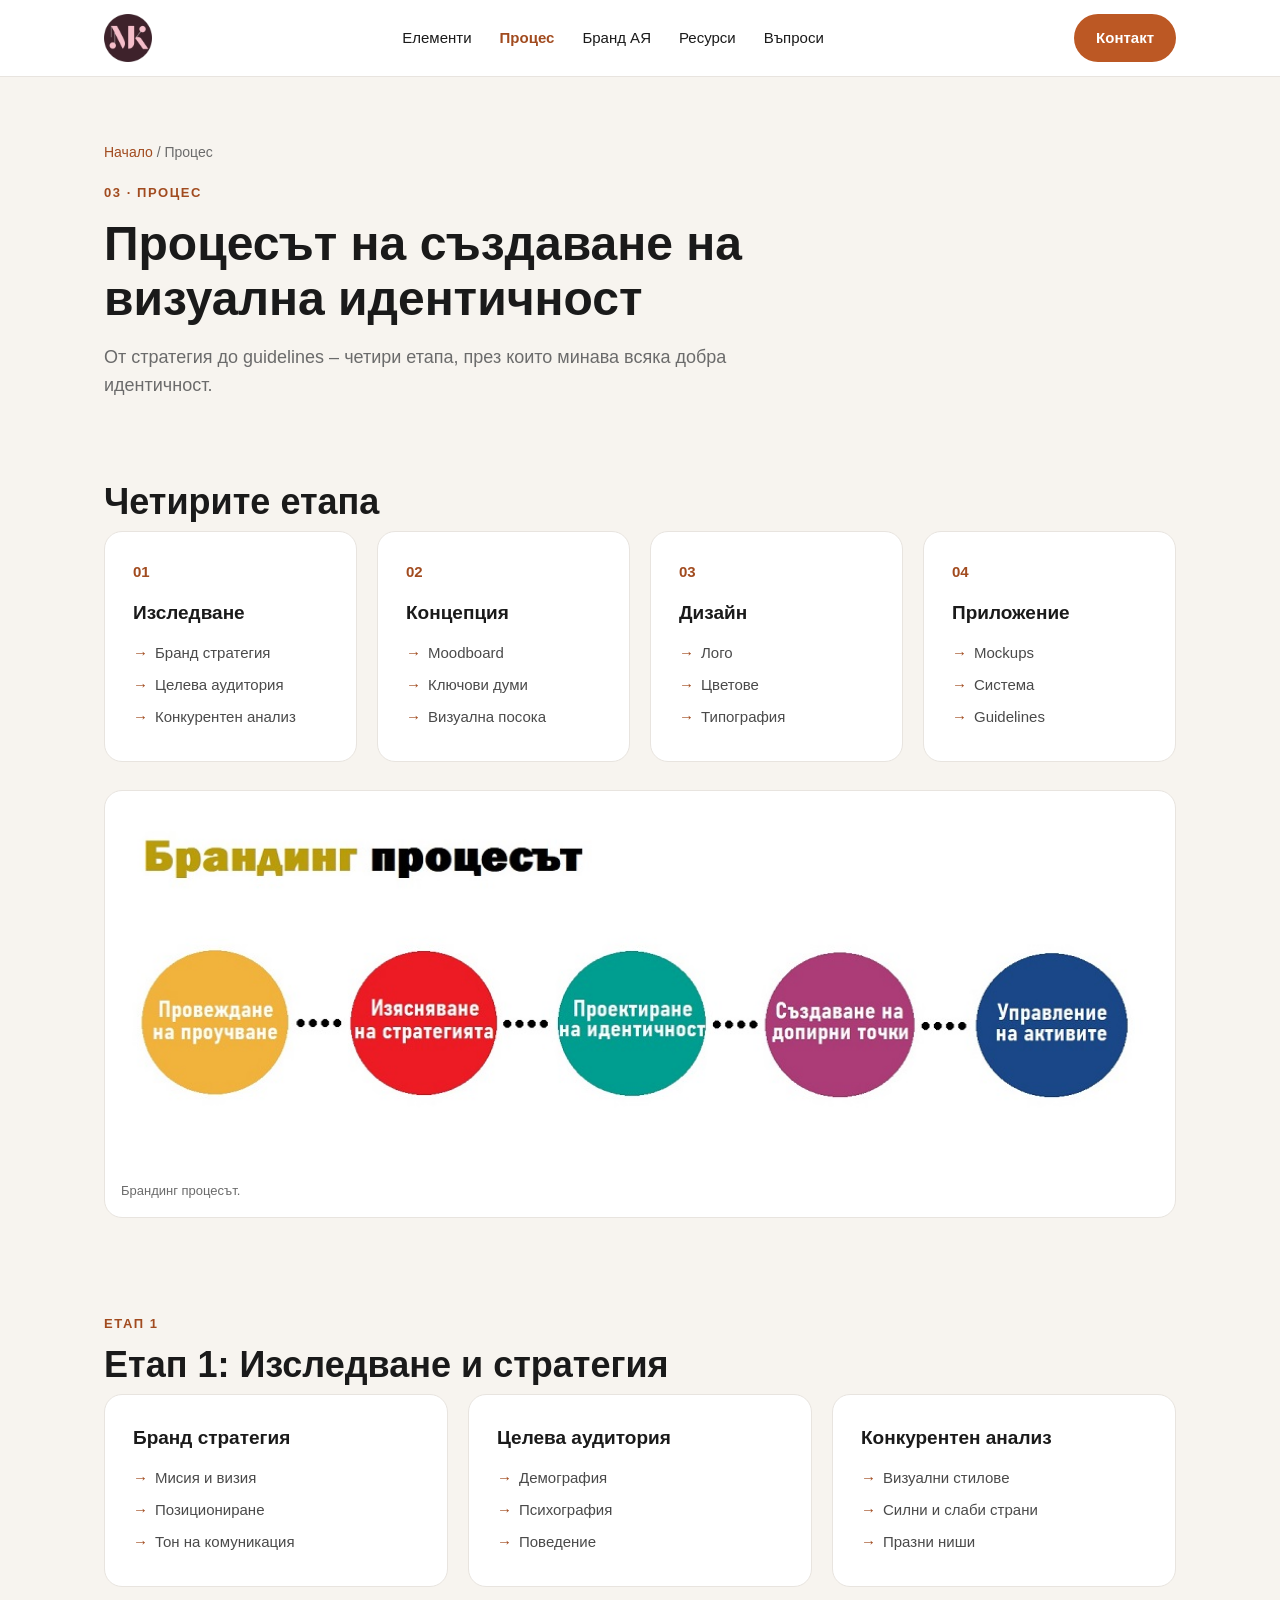
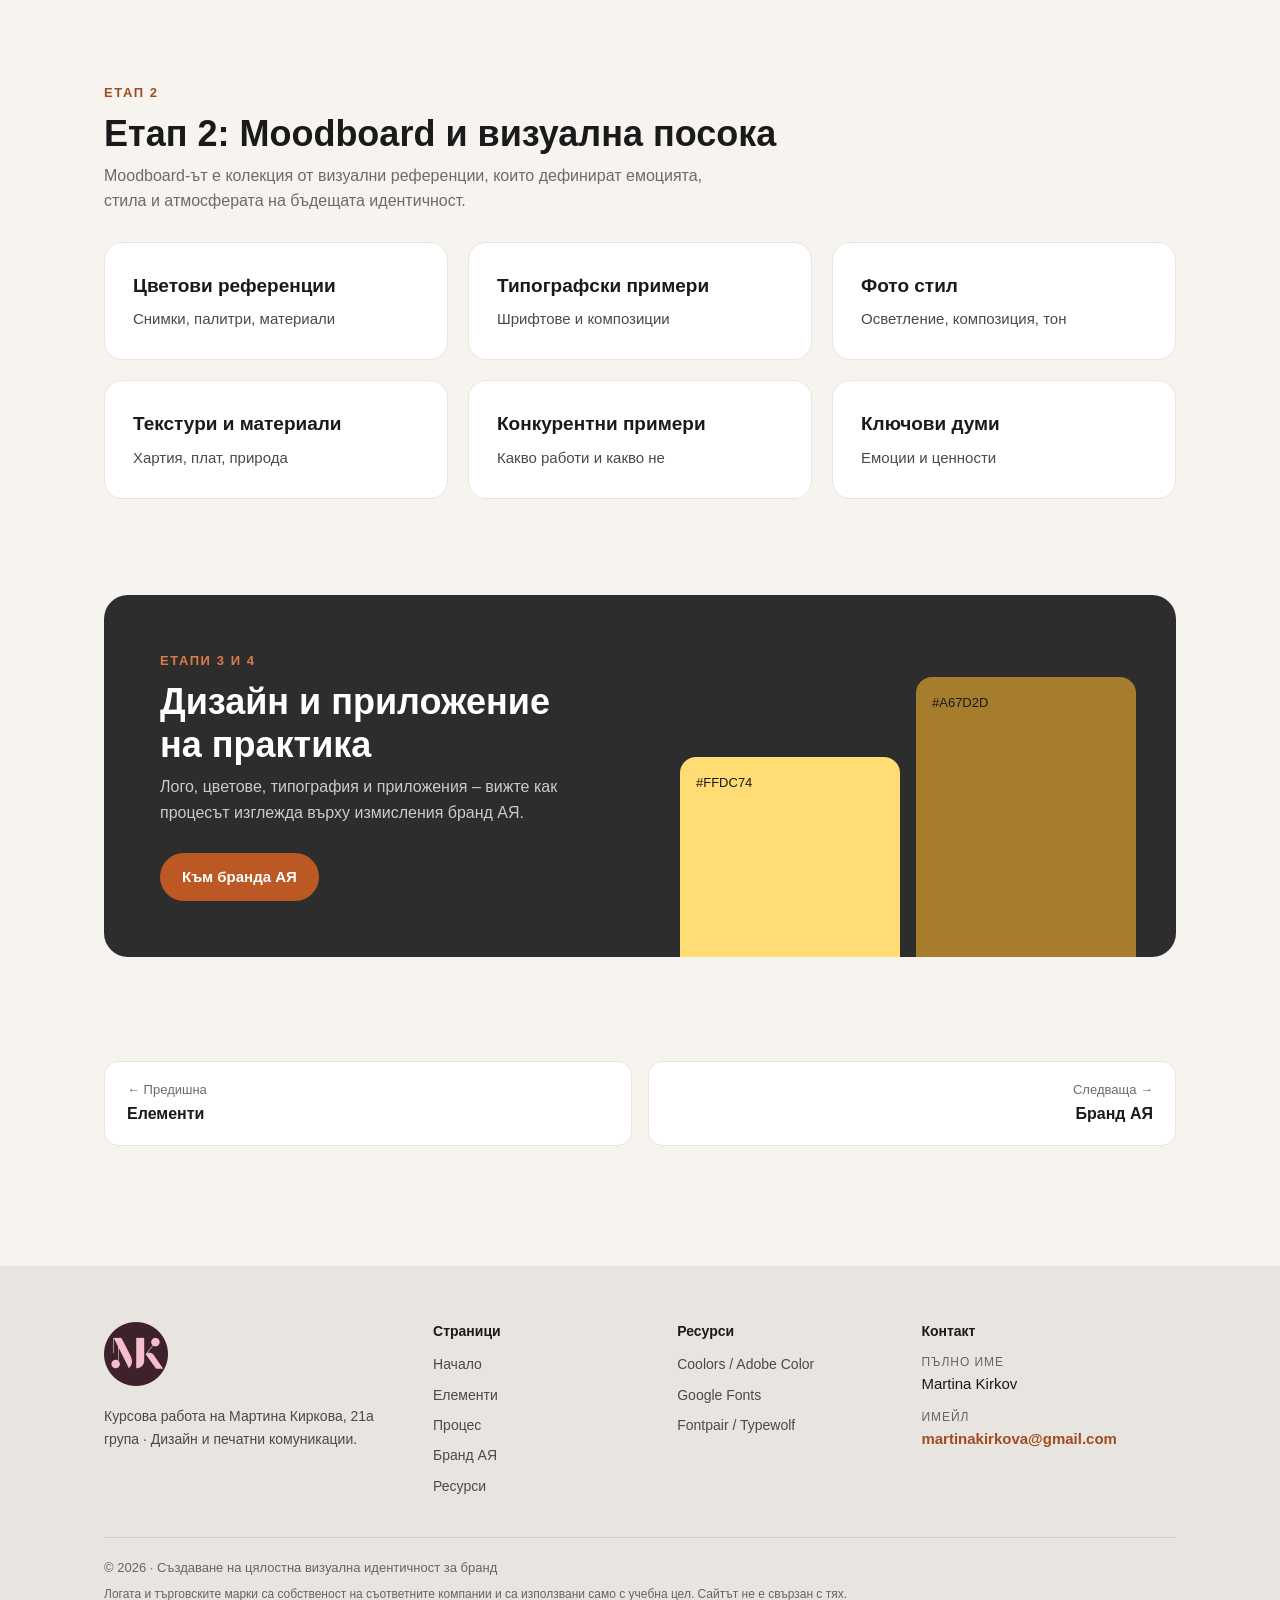
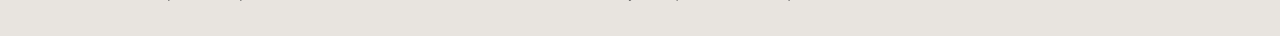
<file: process.html>
<!doctype html>
<html lang="bg">
<head>
<meta charset="utf-8">
<meta name="viewport" content="width=device-width, initial-scale=1">
<title>Процес · Визуална идентичност</title>
<meta name="description" content="Четирите етапа на създаване на визуална идентичност: изследване, концепция, дизайн и приложение.">
<link rel="icon" href="favicon.png">
<link rel="stylesheet" href="css/style.css">
<script>document.documentElement.classList.add('js')</script>
</head>
<body>

<!-- NAV BAR -->
<nav><div class="wrap">
  <a href="./" aria-label="Начало"><img src="logo.png" alt="Лого MK" width="1024" height="1024"></a>
  <ul id="menu">
    <li><a href="elements">Елементи</a></li>
    <li><a href="process" aria-current="page">Процес</a></li>
    <li><a href="brand">Бранд АЯ</a></li>
    <li><a href="resources">Ресурси</a></li>
    <li><a href="./#faq">Въпроси</a></li>
    <li class="menu-contact"><a href="#contact">Контакт</a></li>
  </ul>
  <a class="btn primary" href="#contact">Контакт</a>
  <button class="menu-btn" type="button" aria-controls="menu" aria-expanded="false" aria-label="Меню">☰</button>
</div></nav>

<header class="page-hero"><div class="wrap">
  <div class="crumbs"><a href="./">Начало</a> / Процес</div>
  <div class="eyebrow">03 · Процес</div>
  <h1>Процесът на създаване на визуална идентичност</h1>
  <p class="lead">От стратегия до guidelines – четири етапа, през които минава всяка добра идентичност.</p>
</div></header>

<section class="block "><div class="wrap">
  <h2>Четирите етапа</h2>
  <div class="grid-4">
    <div class="card"><span class="num">01</span><h3>Изследване</h3><ul><li>Бранд стратегия</li><li>Целева аудитория</li><li>Конкурентен анализ</li></ul></div>
    <div class="card"><span class="num">02</span><h3>Концепция</h3><ul><li>Moodboard</li><li>Ключови думи</li><li>Визуална посока</li></ul></div>
    <div class="card"><span class="num">03</span><h3>Дизайн</h3><ul><li>Лого</li><li>Цветове</li><li>Типография</li></ul></div>
    <div class="card"><span class="num">04</span><h3>Приложение</h3><ul><li>Mockups</li><li>Система</li><li>Guidelines</li></ul></div>
  </div>
  <figure class="figure" style="margin-top:28px"><img src="images/branding-process.jpg" alt="Брандинг процесът в пет стъпки" loading="lazy" width="1024" height="359"><figcaption>Брандинг процесът.</figcaption></figure>
</div></section>

<section class="block "><div class="wrap">
  <div class="eyebrow">Етап 1</div>
  <h2>Етап 1: Изследване и стратегия</h2>
  <div class="grid-3">
    <div class="card"><h3>Бранд стратегия</h3><ul><li>Мисия и визия</li><li>Позициониране</li><li>Тон на комуникация</li></ul></div>
    <div class="card"><h3>Целева аудитория</h3><ul><li>Демография</li><li>Психография</li><li>Поведение</li></ul></div>
    <div class="card"><h3>Конкурентен анализ</h3><ul><li>Визуални стилове</li><li>Силни и слаби страни</li><li>Празни ниши</li></ul></div>
  </div>
</div></section>

<section class="block "><div class="wrap">
  <div class="eyebrow">Етап 2</div>
  <h2>Етап 2: Moodboard и визуална посока</h2>
  <p class="lead">Moodboard-ът е колекция от визуални референции, които дефинират емоцията, стила и атмосферата на бъдещата идентичност.</p>
  <div class="grid-3">
    <div class="card"><h3>Цветови референции</h3><p>Снимки, палитри, материали</p></div>
    <div class="card"><h3>Типографски примери</h3><p>Шрифтове и композиции</p></div>
    <div class="card"><h3>Фото стил</h3><p>Осветление, композиция, тон</p></div>
    <div class="card"><h3>Текстури и материали</h3><p>Хартия, плат, природа</p></div>
    <div class="card"><h3>Конкурентни примери</h3><p>Какво работи и какво не</p></div>
    <div class="card"><h3>Ключови думи</h3><p>Емоции и ценности</p></div>
  </div>
</div></section>

<section class="block"><div class="wrap">
  <div class="cta-box">
    <div class="txt">
      <div class="eyebrow">Етапи 3 и 4</div>
      <h2>Дизайн и приложение на практика</h2>
      <p>Лого, цветове, типография и приложения – вижте как процесът изглежда върху измисления бранд АЯ.</p>
      <a class="btn primary" href="brand">Към бранда АЯ</a>
    </div>
    <div class="swatches">
      <div class="sw a"><span>#FFDC74</span></div>
      <div class="sw b"><span>#A67D2D</span></div>
    </div>
  </div>
</div></section>

<section class="block"><div class="wrap">
  <div class="next">
    <a href="elements"><small>← Предишна</small><b>Елементи</b></a>
    <a href="brand"><small>Следваща →</small><b>Бранд АЯ</b></a>
  </div>
</div></section>

<!-- FOOTER -->
<footer id="contact"><div class="wrap">
  <div>
    <a href="./"><img src="logo.png" alt="Лого MK" width="1024" height="1024"></a>
    <p style="font-size:14px">Курсова работа на Мартина Киркова, 21а група · Дизайн и печатни комуникации.</p>
  </div>
  <div><h2>Страници</h2><ul>
    <li><a href="./">Начало</a></li>
    <li><a href="elements">Елементи</a></li>
    <li><a href="process">Процес</a></li>
    <li><a href="brand">Бранд АЯ</a></li>
    <li><a href="resources">Ресурси</a></li>
  </ul></div>
  <div><h2>Ресурси</h2><ul>
    <li><a href="https://coolors.co" target="_blank" rel="noopener">Coolors</a> / <a href="https://color.adobe.com" target="_blank" rel="noopener">Adobe Color</a></li>
    <li><a href="https://fonts.google.com" target="_blank" rel="noopener">Google Fonts</a></li>
    <li><a href="https://fontpair.co" target="_blank" rel="noopener">Fontpair</a> / <a href="https://www.typewolf.com" target="_blank" rel="noopener">Typewolf</a></li>
  </ul></div>
  <div><h2>Контакт</h2>
    <dl class="contact">
      <dt>Пълно име</dt><dd>Martina Kirkov</dd>
      <dt>Имейл</dt><dd><a href="mailto:martinakirkova@gmail.com">martinakirkova@gmail.com</a></dd>
    </dl>
  </div>
  <div class="copy">© 2026 · Създаване на цялостна визуална идентичност за бранд<p class="disclaimer">Логата и търговските марки са собственост на съответните компании и са използвани само с учебна цел. Сайтът не е свързан с тях.</p></div>
</div></footer>

<script src="js/main.js" defer></script>
</body>
</html>
</file>
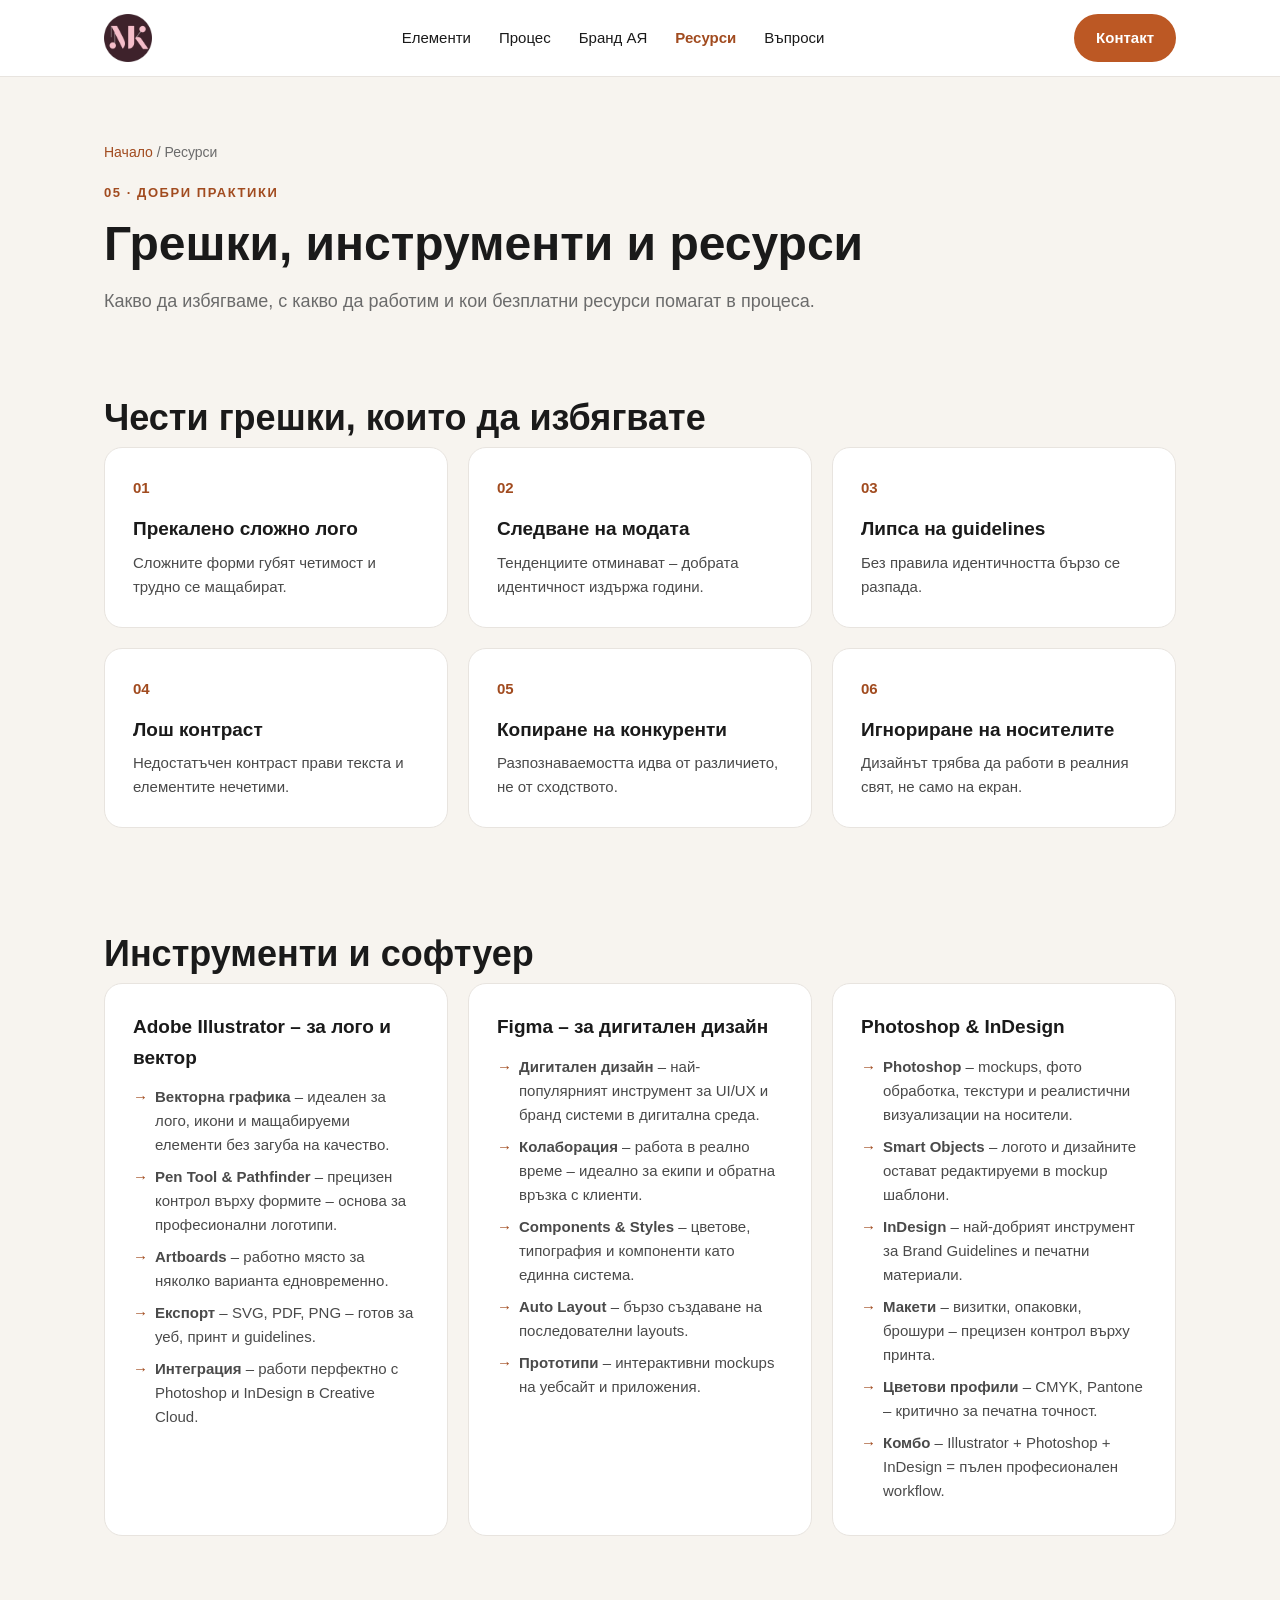
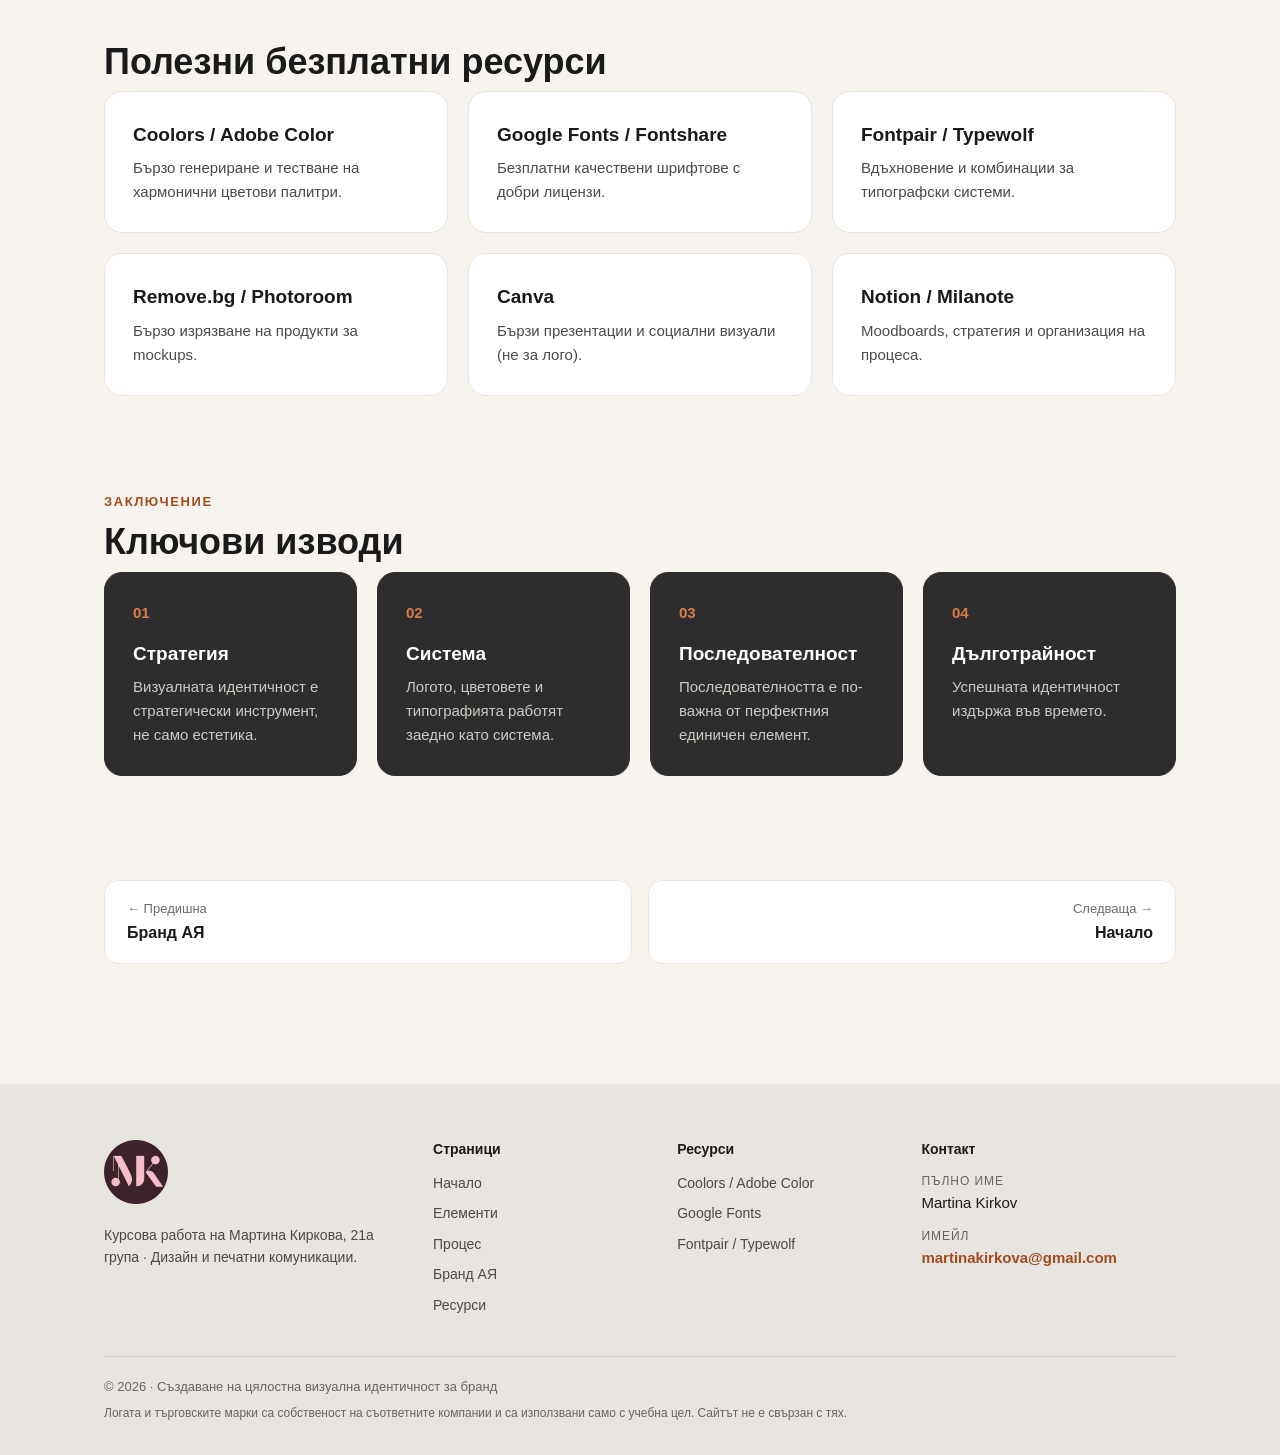
<file: resources.html>
<!doctype html>
<html lang="bg">
<head>
<meta charset="utf-8">
<meta name="viewport" content="width=device-width, initial-scale=1">
<title>Ресурси · Визуална идентичност</title>
<meta name="description" content="Чести грешки, инструменти и безплатни ресурси за създаване на визуална идентичност.">
<link rel="icon" href="favicon.png">
<link rel="stylesheet" href="css/style.css">
<script>document.documentElement.classList.add('js')</script>
</head>
<body>

<!-- NAV BAR -->
<nav><div class="wrap">
  <a href="./" aria-label="Начало"><img src="logo.png" alt="Лого MK" width="1024" height="1024"></a>
  <ul id="menu">
    <li><a href="elements">Елементи</a></li>
    <li><a href="process">Процес</a></li>
    <li><a href="brand">Бранд АЯ</a></li>
    <li><a href="resources" aria-current="page">Ресурси</a></li>
    <li><a href="./#faq">Въпроси</a></li>
    <li class="menu-contact"><a href="#contact">Контакт</a></li>
  </ul>
  <a class="btn primary" href="#contact">Контакт</a>
  <button class="menu-btn" type="button" aria-controls="menu" aria-expanded="false" aria-label="Меню">☰</button>
</div></nav>

<header class="page-hero"><div class="wrap">
  <div class="crumbs"><a href="./">Начало</a> / Ресурси</div>
  <div class="eyebrow">05 · Добри практики</div>
  <h1>Грешки, инструменти и ресурси</h1>
  <p class="lead">Какво да избягваме, с какво да работим и кои безплатни ресурси помагат в процеса.</p>
</div></header>

<section class="block "><div class="wrap">
  <h2>Чести грешки, които да избягвате</h2>
  <div class="grid-3">
    <div class="card"><span class="num">01</span><h3>Прекалено сложно лого</h3><p>Сложните форми губят четимост и трудно се мащабират.</p></div>
    <div class="card"><span class="num">02</span><h3>Следване на модата</h3><p>Тенденциите отминават – добрата идентичност издържа години.</p></div>
    <div class="card"><span class="num">03</span><h3>Липса на guidelines</h3><p>Без правила идентичността бързо се разпада.</p></div>
    <div class="card"><span class="num">04</span><h3>Лош контраст</h3><p>Недостатъчен контраст прави текста и елементите нечетими.</p></div>
    <div class="card"><span class="num">05</span><h3>Копиране на конкуренти</h3><p>Разпознаваемостта идва от различието, не от сходството.</p></div>
    <div class="card"><span class="num">06</span><h3>Игнориране на носителите</h3><p>Дизайнът трябва да работи в реалния свят, не само на екран.</p></div>
  </div>
</div></section>

<section class="block "><div class="wrap">
  <h2>Инструменти и софтуер</h2>
  <div class="grid-3">
    <div class="card"><h3>Adobe Illustrator – за лого и вектор</h3><ul><li><b>Векторна графика</b> – идеален за лого, икони и мащабируеми елементи без загуба на качество.</li><li><b>Pen Tool &amp; Pathfinder</b> – прецизен контрол върху формите – основа за професионални логотипи.</li><li><b>Artboards</b> – работно място за няколко варианта едновременно.</li><li><b>Експорт</b> – SVG, PDF, PNG – готов за уеб, принт и guidelines.</li><li><b>Интеграция</b> – работи перфектно с Photoshop и InDesign в Creative Cloud.</li></ul></div>
    <div class="card"><h3>Figma – за дигитален дизайн</h3><ul><li><b>Дигитален дизайн</b> – най-популярният инструмент за UI/UX и бранд системи в дигитална среда.</li><li><b>Колаборация</b> – работа в реално време – идеално за екипи и обратна връзка с клиенти.</li><li><b>Components &amp; Styles</b> – цветове, типография и компоненти като единна система.</li><li><b>Auto Layout</b> – бързо създаване на последователни layouts.</li><li><b>Прототипи</b> – интерактивни mockups на уебсайт и приложения.</li></ul></div>
    <div class="card"><h3>Photoshop &amp; InDesign</h3><ul><li><b>Photoshop</b> – mockups, фото обработка, текстури и реалистични визуализации на носители.</li><li><b>Smart Objects</b> – логото и дизайните остават редактируеми в mockup шаблони.</li><li><b>InDesign</b> – най-добрият инструмент за Brand Guidelines и печатни материали.</li><li><b>Макети</b> – визитки, опаковки, брошури – прецизен контрол върху принта.</li><li><b>Цветови профили</b> – CMYK, Pantone – критично за печатна точност.</li><li><b>Комбо</b> – Illustrator + Photoshop + InDesign = пълен професионален workflow.</li></ul></div>
  </div>
</div></section>

<section class="block "><div class="wrap">
  <h2>Полезни безплатни ресурси</h2>
  <div class="grid-3">
    <div class="card"><h3><a href="https://coolors.co" target="_blank" rel="noopener">Coolors</a> / <a href="https://color.adobe.com" target="_blank" rel="noopener">Adobe Color</a></h3><p>Бързо генериране и тестване на хармонични цветови палитри.</p></div>
    <div class="card"><h3><a href="https://fonts.google.com" target="_blank" rel="noopener">Google Fonts</a> / <a href="https://www.fontshare.com" target="_blank" rel="noopener">Fontshare</a></h3><p>Безплатни качествени шрифтове с добри лицензи.</p></div>
    <div class="card"><h3><a href="https://fontpair.co" target="_blank" rel="noopener">Fontpair</a> / <a href="https://www.typewolf.com" target="_blank" rel="noopener">Typewolf</a></h3><p>Вдъхновение и комбинации за типографски системи.</p></div>
    <div class="card"><h3><a href="https://www.remove.bg" target="_blank" rel="noopener">Remove.bg</a> / <a href="https://www.photoroom.com" target="_blank" rel="noopener">Photoroom</a></h3><p>Бързо изрязване на продукти за mockups.</p></div>
    <div class="card"><h3><a href="https://www.canva.com" target="_blank" rel="noopener">Canva</a></h3><p>Бързи презентации и социални визуали (не за лого).</p></div>
    <div class="card"><h3><a href="https://www.notion.so" target="_blank" rel="noopener">Notion</a> / <a href="https://milanote.com" target="_blank" rel="noopener">Milanote</a></h3><p>Moodboards, стратегия и организация на процеса.</p></div>
  </div>
</div></section>

<section class="block "><div class="wrap">
  <div class="eyebrow">Заключение</div>
  <h2>Ключови изводи</h2>
  <div class="grid-4">
    <div class="card dark"><span class="num">01</span><h3>Стратегия</h3><p>Визуалната идентичност е стратегически инструмент, не само естетика.</p></div>
    <div class="card dark"><span class="num">02</span><h3>Система</h3><p>Логото, цветовете и типографията работят заедно като система.</p></div>
    <div class="card dark"><span class="num">03</span><h3>Последователност</h3><p>Последователността е по-важна от перфектния единичен елемент.</p></div>
    <div class="card dark"><span class="num">04</span><h3>Дълготрайност</h3><p>Успешната идентичност издържа във времето.</p></div>
  </div>
</div></section>

<section class="block"><div class="wrap">
  <div class="next">
    <a href="brand"><small>← Предишна</small><b>Бранд АЯ</b></a>
    <a href="./"><small>Следваща →</small><b>Начало</b></a>
  </div>
</div></section>

<!-- FOOTER -->
<footer id="contact"><div class="wrap">
  <div>
    <a href="./"><img src="logo.png" alt="Лого MK" width="1024" height="1024"></a>
    <p style="font-size:14px">Курсова работа на Мартина Киркова, 21а група · Дизайн и печатни комуникации.</p>
  </div>
  <div><h2>Страници</h2><ul>
    <li><a href="./">Начало</a></li>
    <li><a href="elements">Елементи</a></li>
    <li><a href="process">Процес</a></li>
    <li><a href="brand">Бранд АЯ</a></li>
    <li><a href="resources">Ресурси</a></li>
  </ul></div>
  <div><h2>Ресурси</h2><ul>
    <li><a href="https://coolors.co" target="_blank" rel="noopener">Coolors</a> / <a href="https://color.adobe.com" target="_blank" rel="noopener">Adobe Color</a></li>
    <li><a href="https://fonts.google.com" target="_blank" rel="noopener">Google Fonts</a></li>
    <li><a href="https://fontpair.co" target="_blank" rel="noopener">Fontpair</a> / <a href="https://www.typewolf.com" target="_blank" rel="noopener">Typewolf</a></li>
  </ul></div>
  <div><h2>Контакт</h2>
    <dl class="contact">
      <dt>Пълно име</dt><dd>Martina Kirkov</dd>
      <dt>Имейл</dt><dd><a href="mailto:martinakirkova@gmail.com">martinakirkova@gmail.com</a></dd>
    </dl>
  </div>
  <div class="copy">© 2026 · Създаване на цялостна визуална идентичност за бранд<p class="disclaimer">Логата и търговските марки са собственост на съответните компании и са използвани само с учебна цел. Сайтът не е свързан с тях.</p></div>
</div></footer>

<script src="js/main.js" defer></script>
</body>
</html>
</file>
<file: css/style.css>
:root{
  --accent:#C45C26;      /* основен цвят от презентацията */
  --accent-ink:#A14B1F;  /* по-тъмен вариант за малък текст върху светъл фон (контраст 4.5:1+) */
  --accent-fill:#BC5824; /* фон за бутони с бял текст (контраст 4.5:1+) */
  --accent-on-dark:#DC7C4B; /* акцентен текст върху тъмен фон */
  --footer-muted:#656565;
  --ink:#1A1A1A;         /* заглавия */
  --text:#4A4A4A;        /* основен текст */
  --muted:#6B6B6B;
  --cream:#F7F4EF;       /* фон */
  --line:#E8E4DF;
  --white:#FFFFFF;
  --dark:#2D2D2D;
  --gold:#A67D2D; --sun:#FFDC74;   /* палитра на бранда АЯ */
}
*{box-sizing:border-box;margin:0;padding:0}
html{scroll-behavior:smooth;scroll-padding-top:90px}
body{background:var(--cream);color:var(--text);font:16px/1.6 Arial,Helvetica,sans-serif}
h1,h2,h3{font-family:Arial,Helvetica,sans-serif;color:var(--ink);font-weight:bold}
a{color:inherit;text-decoration:none}
img{max-width:100%;height:auto}
h3{overflow-wrap:break-word;hyphens:auto}
.wrap{max-width:1120px;margin:0 auto;padding:0 24px}
section{padding:72px 0}
.center{text-align:center}
.eyebrow{color:var(--accent-ink);font-size:13px;letter-spacing:.12em;text-transform:uppercase;font-weight:bold}
h2{font-size:clamp(26px,3.4vw,36px);line-height:1.2;margin:8px 0 12px}
.lead{max-width:620px;margin:0 auto;color:var(--muted)}
.btn{display:inline-block;padding:12px 22px;border-radius:999px;font-size:15px;font-weight:bold;transition:transform .2s,box-shadow .2s}
.btn:hover{transform:translateY(-2px);box-shadow:0 6px 16px rgba(196,92,38,.25)}
.btn.primary{background:var(--accent-fill);color:#fff}
.btn.ghost{border:1.5px solid var(--ink);color:var(--ink)}
.more{display:inline-block;margin-top:32px;color:var(--accent-ink);font-weight:bold}
.more:hover{text-decoration:underline}
a:focus-visible,button:focus-visible,summary:focus-visible{outline:2px solid var(--accent);outline-offset:3px}

/* NAV */
nav{background:var(--white);border-bottom:1px solid var(--line);position:sticky;top:0;z-index:5}
nav .wrap{display:flex;align-items:center;gap:32px;height:76px}
nav img{width:48px;height:48px;display:block}
nav ul{display:flex;gap:28px;list-style:none;margin:0 auto;font-size:15px;color:var(--ink)}
nav ul a:hover,nav ul a[aria-current="page"]{color:var(--accent-ink)}
nav ul a[aria-current="page"]{font-weight:bold}
.menu-btn{display:none;background:none;border:1.5px solid var(--line);border-radius:10px;width:44px;height:44px;cursor:pointer;color:var(--ink);font-size:20px;line-height:1}

/* HERO */
.hero .wrap{display:grid;grid-template-columns:1.1fr .9fr;gap:56px;align-items:center}
.badge{display:inline-flex;gap:8px;align-items:center;background:var(--white);border:1px solid var(--line);border-radius:999px;padding:6px 14px;font-size:13px;color:var(--ink)}
.badge i{width:8px;height:8px;border-radius:50%;background:var(--accent)}
.hero h1{font-size:clamp(32px,4.8vw,52px);line-height:1.12;margin:20px 0}
.hero p{font-size:18px;margin-bottom:28px}
.hero .actions{display:flex;gap:12px;flex-wrap:wrap}
.hero-img{position:relative;background:#000;border-radius:24px;aspect-ratio:4/5;display:grid;place-items:center;overflow:hidden}
.hero-img::before{content:"";position:absolute;inset:15%;border-radius:50%;background:radial-gradient(circle,rgba(255,220,116,.28),transparent 70%)}
.aya{position:absolute;inset:11% 8%;display:flex;justify-content:center;align-items:center}
.aya img{display:block;max-height:100%;max-width:100%;width:auto;height:auto}

/* INNER PAGE HEADER */
.page-hero{padding:64px 0 24px}
.page-hero h1{font-size:clamp(30px,4.4vw,48px);line-height:1.15;margin:12px 0 16px;max-width:820px}
.page-hero .lead{margin:0;font-size:18px;max-width:720px}
.crumbs{font-size:14px;color:var(--muted);margin-bottom:20px}
.crumbs a{color:var(--accent-ink)}
.block{padding:48px 0}
.block h2{margin-bottom:8px}
.block > .wrap > .lead{margin:0 0 28px}

/* TOOLS (partners) */
.tools{padding:24px 0 8px}
.tools p{font-size:13px;color:var(--muted);margin-bottom:14px}
.tools ul{list-style:none;display:flex;justify-content:center;flex-wrap:wrap;gap:16px 44px;font-size:20px;color:#726C64}

/* CARDS */
.card{background:var(--white);border:1px solid var(--line);border-radius:18px;padding:28px}
.card h3{font-size:22px;margin-bottom:6px}
.num{color:var(--accent-ink);font-size:15px;font-weight:bold;margin-bottom:auto}
.grid-2,.grid-3,.grid-4{display:grid;gap:20px}
.grid-2{grid-template-columns:repeat(2,minmax(0,1fr))}
.grid-3{grid-template-columns:repeat(3,minmax(0,1fr))}
.grid-4{grid-template-columns:repeat(4,minmax(0,1fr))}
.grid-2 .card h3,.grid-3 .card h3,.grid-4 .card h3{font-size:19px}
.grid-2 .card p,.grid-3 .card p,.grid-4 .card p{font-size:15px}
.card .num{display:block;margin-bottom:14px}
.card ul{list-style:none;margin-top:8px}
.card li{padding:4px 0 4px 22px;position:relative;font-size:15px}
.card li::before{content:"→";position:absolute;left:0;color:var(--accent-ink)}
.card.dark{background:var(--dark);border-color:var(--dark)}
.card.dark h3{color:#fff}.card.dark .num{color:var(--accent-on-dark)}.card.dark p,.card.dark li{color:#cfcac3}

/* FEATURES */
.features .grid{display:grid;grid-template-columns:repeat(5,1fr);gap:20px;margin-top:40px}
.features .card{min-height:200px;display:flex;flex-direction:column;justify-content:flex-end}
.features .card .num{display:block;margin-bottom:auto}
.features .card:nth-child(1){grid-column:span 3}
.features .card:nth-child(2){grid-column:span 2}
.features .card:nth-child(3){grid-column:span 2}
.features .card:nth-child(4){grid-column:span 3}

/* WHY */
.why .grid{display:grid;grid-template-columns:repeat(4,1fr);gap:20px;margin-top:40px}
.icon{width:44px;height:44px;border-radius:12px;background:var(--cream);color:var(--accent-ink);display:grid;place-items:center;font-weight:bold;font-size:18px;margin-bottom:28px}
.why h3{font-size:19px;margin-bottom:6px}
.why p{font-size:14px}

/* PROCESS TRACK */
.track{display:grid;grid-template-columns:repeat(4,minmax(0,1fr));gap:20px;max-width:1120px;margin:40px auto 0;padding:0 24px}
.track .card .stars{color:var(--accent-ink);letter-spacing:4px;margin-bottom:12px}
.track .who{display:flex;gap:12px;align-items:center;margin-top:20px}
.track .who span{width:36px;height:36px;border-radius:50%;background:var(--accent-fill);color:#fff;display:grid;place-items:center;font-weight:bold;font-size:14px}
.track .who b{color:var(--ink);font-size:15px}

/* LOGO EXAMPLES */
.logo-ex{display:grid;grid-template-columns:1fr 1fr;gap:12px;margin-top:18px}
.logo-ex figure{display:flex;flex-direction:column;gap:6px}
.logo-ex img{height:88px;width:100%;object-fit:contain;background:#fff;border:1px solid var(--line);border-radius:10px;padding:12px}
.logo-ex figcaption{font-size:12px;color:var(--muted);text-align:center}

/* TYPOGRAPHY POSTER */
.poster{max-width:420px;justify-self:center}
.poster img{max-height:560px;object-fit:contain}

/* COLOR CARDS */
.color-card{display:flex;gap:18px;align-items:center}
.color-card .dot{flex:0 0 56px;height:56px;border-radius:50%}
.color-card h3{margin-bottom:2px}

/* NUMBERED STEPS */
.steps{list-style:none;counter-reset:s;display:grid;gap:14px}
.steps li{counter-increment:s;background:var(--white);border:1px solid var(--line);border-radius:14px;padding:20px 22px 20px 76px;position:relative}
.steps li::before{content:counter(s);position:absolute;left:22px;top:18px;width:36px;height:36px;border-radius:50%;background:var(--accent-fill);color:#fff;display:grid;place-items:center;font-weight:bold}
.steps b{color:var(--ink);display:block}

/* SPLIT: text + image */
.split{display:grid;grid-template-columns:1fr 1fr;gap:40px;align-items:center}
.poster-split{grid-template-columns:1.5fr 1fr;align-items:start}
.figure{background:var(--white);border:1px solid var(--line);border-radius:18px;padding:16px;overflow:hidden}
.figure img{display:block;width:100%;border-radius:10px}
.figure figcaption{font-size:13px;color:var(--muted);margin-top:10px}

/* TYPE SAMPLES */
.type-sample{font-size:clamp(40px,6vw,64px);line-height:1;color:var(--ink);margin:6px 0 14px}
.type-sample.serif{font-family:Georgia,"Times New Roman",serif}
.type-sample.sans{font-family:Arial,Helvetica,sans-serif;font-weight:bold}

/* ЛОГО ВАРИАНТИ */
.variant .mark{height:180px;border-radius:12px;background:#000;display:flex;align-items:center;justify-content:center;gap:14px;margin-bottom:18px;padding:16px}
.variant .mark img{height:96px;width:auto}
.variant .mark .word{font:normal 54px/1 Georgia,"Times New Roman",serif;letter-spacing:.06em;color:var(--sun);background:linear-gradient(135deg,var(--sun),var(--gold));-webkit-background-clip:text;background-clip:text;-webkit-text-fill-color:transparent}
.variant .mark.stack{flex-direction:column;gap:8px}
.variant .mark.stack img{height:100%;width:auto}
.variant .mark.stack .word{font-size:34px}

/* PALETTE */
.palette{display:grid;grid-template-columns:repeat(2,minmax(0,1fr));gap:20px}
.chip{border-radius:18px;overflow:hidden;border:1px solid var(--line);background:var(--white)}
.chip .fill{height:200px}
.chip .meta{padding:16px 20px}
.chip .meta b{color:var(--ink);font-size:18px}

/* FAQ */
.faq .wrap{display:grid;grid-template-columns:.8fr 1.2fr;gap:56px}
details{background:var(--white);border:1px solid var(--line);border-radius:12px;margin-bottom:12px}
summary{cursor:pointer;list-style:none;padding:18px 22px;color:var(--ink);font-weight:bold;display:flex;justify-content:space-between;gap:12px}
summary::-webkit-details-marker{display:none}
summary::after{content:"+";color:var(--accent-ink);font-size:20px;line-height:1}
details[open] summary::after{content:"–"}
details p{padding:0 22px 18px}

/* CTA */
.cta-box{background:var(--dark);border-radius:24px;display:grid;grid-template-columns:1fr 1fr;overflow:hidden}
.cta-box .txt{padding:56px}
.cta-box h2{color:#fff}
.cta-box .eyebrow{color:var(--accent-on-dark)}
.cta-box p{color:#cfcac3;margin-bottom:28px}
.swatches{display:grid;grid-template-columns:1fr 1fr;align-items:end;gap:16px;padding:40px 40px 0}
.sw{border-radius:16px 16px 0 0;padding:16px;font-size:13px;color:#1A1A1A}
.sw.a{background:var(--sun);height:200px}
.sw.b{background:var(--gold);height:280px;color:#1A1A1A}

/* NEXT PAGE */
.next{display:flex;justify-content:space-between;gap:16px;flex-wrap:wrap;padding-top:8px}
.next a{flex:1 1 260px;background:var(--white);border:1px solid var(--line);border-radius:14px;padding:18px 22px;transition:border-color .2s}
.next a:hover{border-color:var(--accent)}
.next small{display:block;color:var(--muted);font-size:13px}
.next b{color:var(--ink)}
.next a:last-child{text-align:right}

/* FOOTER */
footer{background:var(--line);margin-top:72px;padding:56px 0 32px}
footer .wrap{display:grid;grid-template-columns:1.4fr 1fr 1fr 1.2fr;gap:32px}
footer img{width:64px;margin-bottom:12px}
footer h2{color:var(--ink);font-size:14px;line-height:1.4;margin:0 0 12px}
footer ul{list-style:none}
footer li{font-size:14px;margin-bottom:8px}
footer li a:hover{color:var(--accent-ink)}
footer .contact dt{font-size:12px;color:var(--footer-muted);text-transform:uppercase;letter-spacing:.08em}
footer .contact dd{font-size:15px;color:var(--ink);margin-bottom:12px;overflow-wrap:anywhere}
footer .contact a{color:var(--accent-ink);font-weight:bold}
footer .copy{grid-column:1/-1;border-top:1px solid #d6d0c8;padding-top:20px;font-size:13px;color:var(--footer-muted)}

/* ---------- АНИМАЦИИ ---------- */
@media (prefers-reduced-motion:no-preference){
  /* 04: цветните колони растат при скрол */
  .js .swatches .sw{transform:scaleY(0);transform-origin:bottom;transition:transform .9s cubic-bezier(.2,.8,.2,1)}
  .js .swatches .sw.b{transition-delay:.18s}
  .js .swatches .sw span{display:inline-block;opacity:0;transform:translateY(8px);transition:opacity .5s .7s,transform .5s .7s}
  .js .swatches .sw.b span{transition-delay:.88s}
  .js .swatches.in .sw{transform:scaleY(1)}
  .js .swatches.in .sw span{opacity:1;transform:none}

  /* карти и блокове се появяват при скрол */
  .js .reveal{opacity:0;transform:translateY(18px);transition:opacity .6s ease,transform .6s ease;transition-delay:var(--d,0s)}
  .js .reveal.in{opacity:1;transform:none}

  /* палитрата на АЯ се "налива" */
  .js .chip .fill{transform:scaleY(0);transform-origin:bottom;transition:transform .9s cubic-bezier(.2,.8,.2,1) var(--d,0s)}
  .js .chip.in .fill{transform:none}
}

/* таблет и малък лаптоп */
@media (max-width:1100px){
  nav .wrap{gap:20px} nav ul{gap:18px;font-size:14px}
  .hero .wrap,.faq .wrap{gap:36px}
  .why .grid,.track,.grid-4{grid-template-columns:repeat(2,minmax(0,1fr))}
  .grid-3{grid-template-columns:repeat(2,minmax(0,1fr))}
  .cta-box .txt{padding:40px}
  .swatches{padding:32px 28px 0}
  footer .wrap{grid-template-columns:1fr 1fr}
}

/* телефон */
@media (max-width:860px){
  section{padding:56px 0}
  .block{padding:36px 0}
  .page-hero{padding:44px 0 12px}

  /* мобилно меню */
  nav .wrap{position:relative}
  .menu-btn{display:grid;place-items:center;margin-left:auto}
  nav .btn{display:none}
  nav ul{display:none;position:absolute;top:76px;left:0;right:0;flex-direction:column;gap:0;margin:0;background:var(--white);border-bottom:1px solid var(--line);box-shadow:0 12px 24px rgba(0,0,0,.08);padding:8px 24px 16px;font-size:16px}
  nav.open ul{display:flex}
  nav ul a{display:block;padding:12px 0;border-bottom:1px solid var(--line)}
  nav ul li:last-child a{border-bottom:0}
  nav ul .menu-contact{display:block}

  .hero .wrap,.faq .wrap,.cta-box,.split{grid-template-columns:1fr}
  .hero-img{aspect-ratio:1/1;max-width:420px;width:100%;margin:0 auto}
  .features .grid{grid-template-columns:1fr}.features .card{grid-column:auto!important;min-height:0}
  .features .card .num{margin-bottom:16px}
  .why .grid{grid-template-columns:1fr;gap:14px;margin-top:28px}
  .why .card{display:grid;grid-template-columns:44px 1fr;column-gap:16px;padding:22px}
  .why .icon{grid-row:span 2;margin-bottom:0}
  .why h3{overflow-wrap:anywhere}
  .cta-box .txt{padding:36px}
  .swatches .sw.a{height:140px}.swatches .sw.b{height:200px}
  .chip .fill{height:140px}
}
@media (min-width:861px){ nav ul .menu-contact{display:none} }

/* малък телефон */
@media (max-width:560px){
  .wrap,.track{padding:0 16px}
  nav ul{padding:8px 16px 16px}
  section{padding:44px 0}
  .track,.grid-2,.grid-3,.grid-4,.palette{grid-template-columns:1fr;gap:14px}
  .card{padding:22px}
  .tools ul{gap:10px 24px;font-size:16px}
  .hero .actions .btn{flex:1 1 auto;text-align:center}
  .cta-box .txt{padding:28px}
  .swatches{padding:24px 20px 0}
  .variant .mark{height:150px}
  .next a:last-child{text-align:left}
  footer .wrap{grid-template-columns:1fr}
}

/* DISCLAIMER */
footer .disclaimer{margin-top:6px;font-size:12px;color:var(--footer-muted)}

/* без плавно скролване, ако устройството е настроено за намалено движение */
@media (prefers-reduced-motion:reduce){
  html{scroll-behavior:auto}
}

/* печат: показва всичко, дори неразкритите при скрол елементи */
@media print{
  .js .reveal,.js .chip .fill,.js .swatches .sw,.js .swatches .sw span{opacity:1!important;transform:none!important;transition:none!important}
  nav{position:static}
  .menu-btn,nav .btn{display:none}
}
</file>
